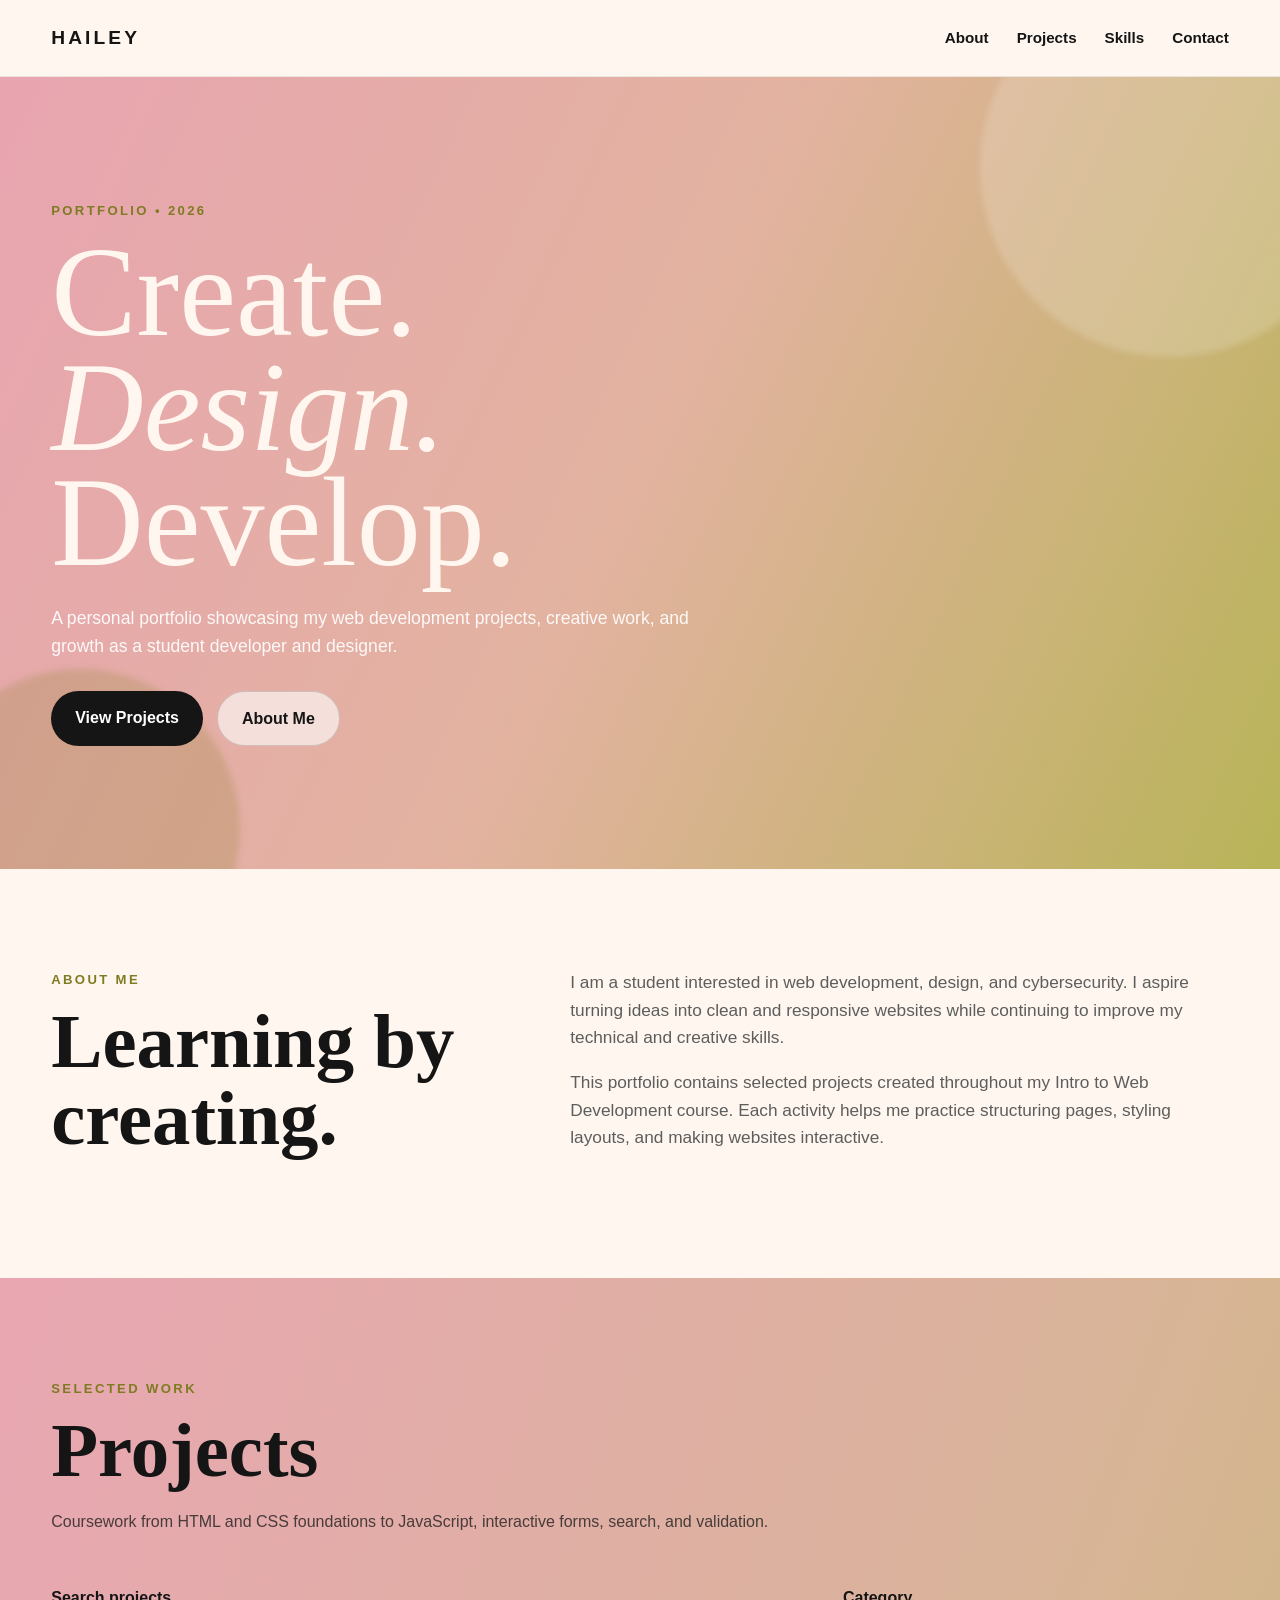
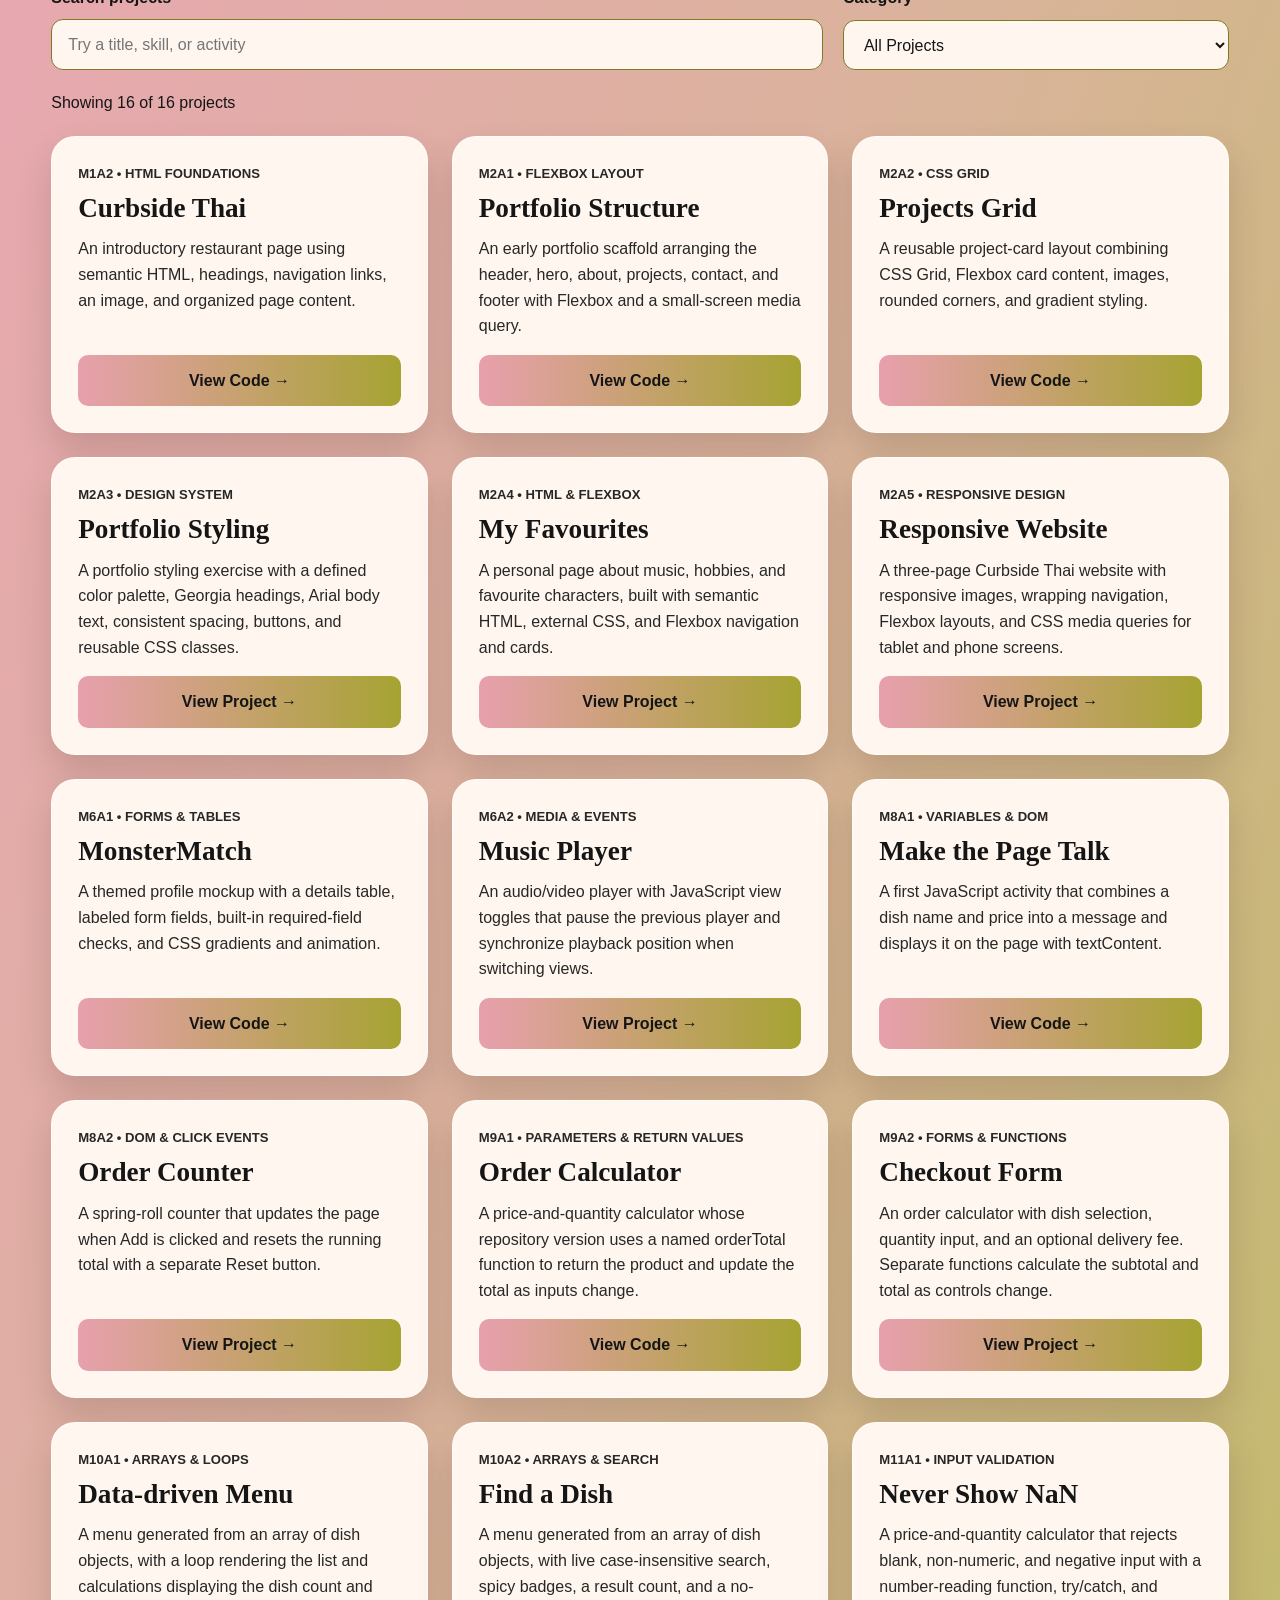
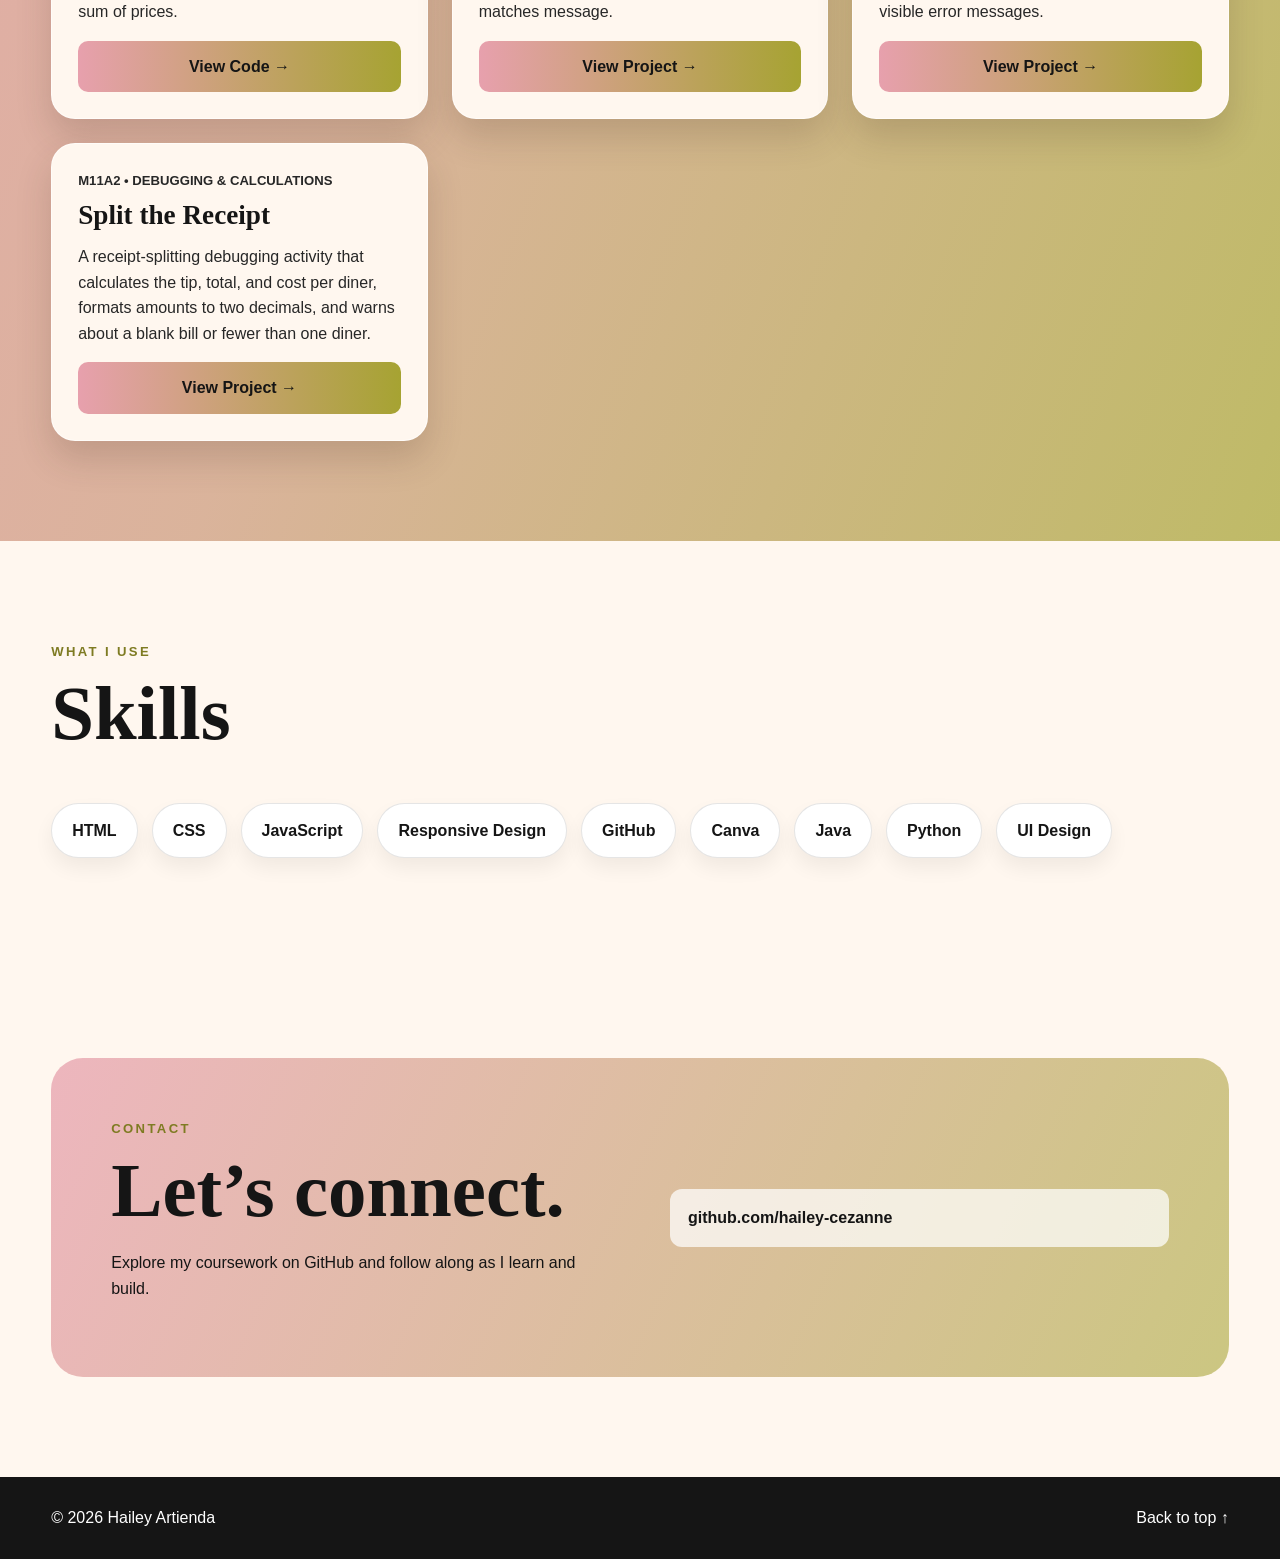
<file: index.html>
<!DOCTYPE html>
<html lang="en">
<head>
  <meta charset="UTF-8">
  <meta name="viewport" content="width=device-width, initial-scale=1.0">
  <meta name="description" content="Personal portfolio of Hailey Artienda">
  <title>Hailey Artienda | Portfolio</title>
  <link rel="stylesheet" href="styles.css">
  <script src="script.js" defer></script>
</head>

<body>
  <header class="site-header" id="home">
    <div class="container nav">
      <a class="brand" href="#home">HAILEY</a>

      <nav class="nav-links" aria-label="Main navigation">
        <a href="#about">About</a>
        <a href="#projects">Projects</a>
        <a href="#skills">Skills</a>
        <a href="#contact">Contact</a>
      </nav>
    </div>
  </header>

  <main>
    <section class="hero">
      <div class="container hero-content">
        <p class="eyebrow">PORTFOLIO • 2026</p>

        <h1>
          Create.
          <span>Design.</span>
          Develop.
        </h1>

        <p class="hero-description">
          A personal portfolio showcasing my web development projects,
          creative work, and growth as a student developer and designer.
        </p>

        <div class="hero-actions">
          <a class="btn btn-primary" href="#projects">View Projects</a>
          <a class="btn btn-outline" href="#about">About Me</a>
        </div>
      </div>

      <div class="hero-shape shape-one"></div>
      <div class="hero-shape shape-two"></div>
    </section>

    <section class="about section" id="about">
      <div class="container about-grid">
        <div>
          <p class="eyebrow">ABOUT ME</p>
          <h2>Learning by creating.</h2>
        </div>

        <div class="about-text">
          <p>
            I am a student interested in web development, design, and
            cybersecurity. I aspire turning ideas into clean and responsive
            websites while continuing to improve my technical and creative skills.
          </p>

          <p>
            This portfolio contains selected projects created throughout my
            Intro to Web Development course. Each activity helps me practice
            structuring pages, styling layouts, and making websites interactive.
          </p>
        </div>
      </div>
    </section>

    <section class="projects section" id="projects">
      <div class="container">
        <div class="section-heading">
          <p class="eyebrow">SELECTED WORK</p>
          <h2>Projects</h2>
          <p>
            Coursework from HTML and CSS foundations to JavaScript,
            interactive forms, search, and validation.
          </p>
        </div>

        <div class="project-controls">
          <div class="search-group">
            <label for="project-search">Search projects</label>
            <input type="search" id="project-search" placeholder="Try a title, skill, or activity" aria-controls="project-list">
          </div>
          <div class="filter-group">
            <label for="project-filter">Category</label>
            <select id="project-filter" aria-controls="project-list">
              <option value="all">All Projects</option>
              <option value="html">HTML</option>
              <option value="css">CSS</option>
              <option value="responsive">Responsive</option>
              <option value="design">Design</option>
              <option value="javascript">JavaScript</option>
            </select>
          </div>
        </div>
        <p class="project-count" id="project-count" role="status" aria-live="polite" aria-atomic="true"></p>
        <div class="project-grid" id="project-list"></div>
        <noscript><p>Enable JavaScript to browse and filter my course projects.</p></noscript>
      </div>
    </section>

    <section class="skills section" id="skills">
      <div class="container">
        <div class="section-heading">
          <p class="eyebrow">WHAT I USE</p>
          <h2>Skills</h2>
        </div>

        <div class="skill-list">
          <span>HTML</span>
          <span>CSS</span>
          <span>JavaScript</span>
          <span>Responsive Design</span>
          <span>GitHub</span>
          <span>Canva</span>
          <span>Java</span>
          <span>Python</span>
          <span>UI Design</span>
        </div>
      </div>
    </section>

    <section class="contact section" id="contact">
      <div class="container contact-box">
        <div>
          <p class="eyebrow">CONTACT</p>
          <h2>Let’s connect.</h2>
          <p>
            Explore my coursework on GitHub and follow along as I learn and build.
          </p>
        </div>

        <div class="contact-links">
          <a href="https://github.com/hailey-cezanne" target="_blank" rel="noopener">
            github.com/hailey-cezanne
          </a>
        </div>
      </div>
    </section>
  </main>

  <footer class="site-footer">
    <div class="container footer-content">
      <p>© 2026 Hailey Artienda</p>
      <a href="#home">Back to top ↑</a>
    </div>
  </footer>
</body>
</html>
</file>
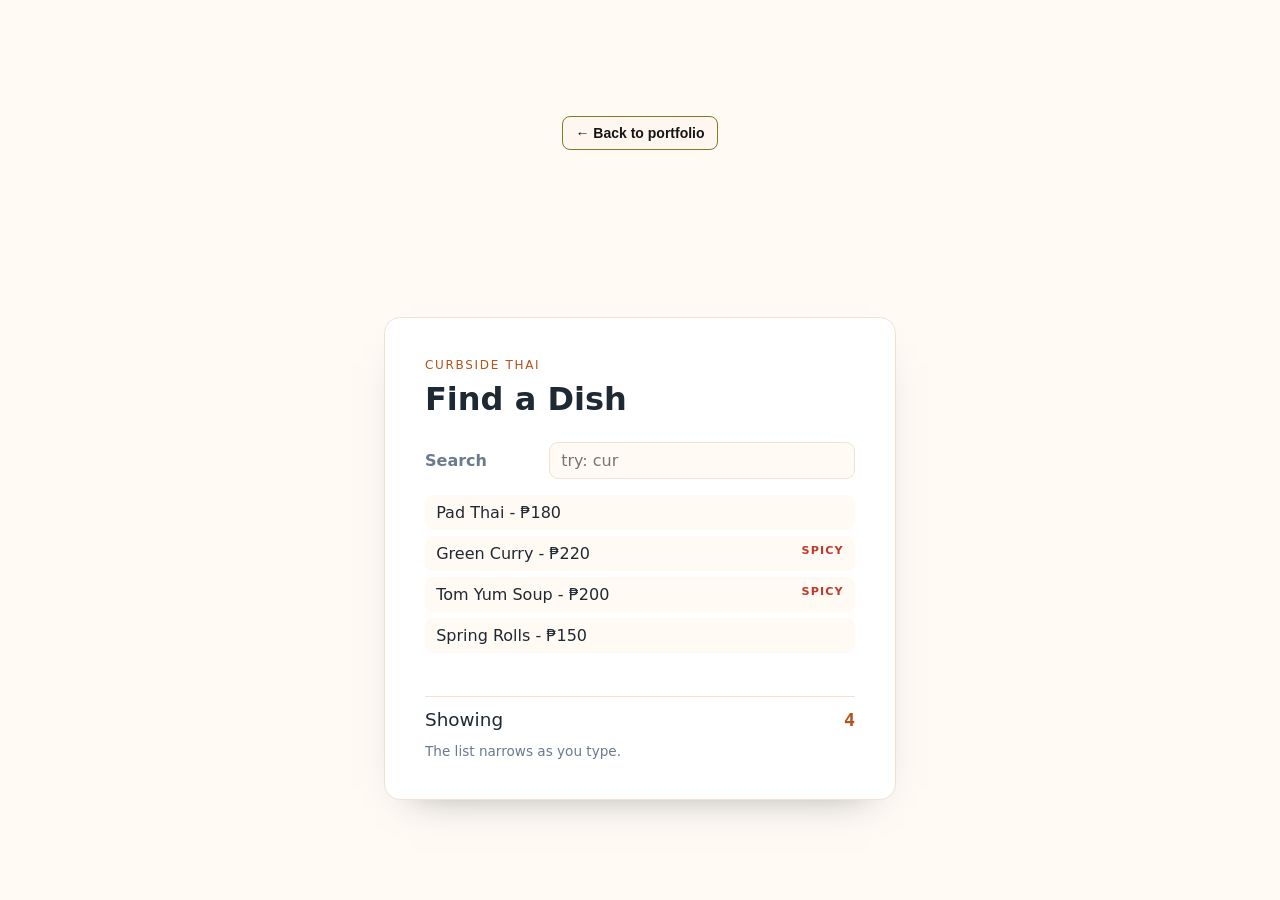
<file: projects/m10a2/index.html>
<!DOCTYPE html>
<html lang="en">
<head>
  <meta charset="utf-8">
  <meta name="viewport" content="width=device-width, initial-scale=1">
  <title>Curbside Thai - Find a Dish</title>
  <link rel="stylesheet" href="styles.css">
  <script src="script.js" defer></script>
</head>

<body>
  <nav aria-label="Portfolio"><a class="portfolio-return" href="../../index.html#projects">← Back to portfolio</a></nav>
  <main class="card">
    <p class="eyebrow">Curbside Thai</p>
    <h1>Find a Dish</h1>

    <div class="field">
      <label for="search">Search</label>
      <input type="text" id="search" placeholder="try: cur">
    </div>

    <!-- JavaScript fills this in -->
    <ul class="menu" id="menu"></ul>

    <!-- Message only appears when no dishes match -->
    <p class="warning" id="empty"></p>

    <p class="line">Showing <span id="count">0</span></p>

    <p class="footnote">The list narrows as you type.</p>
  </main>
</body>
</html>
</file>
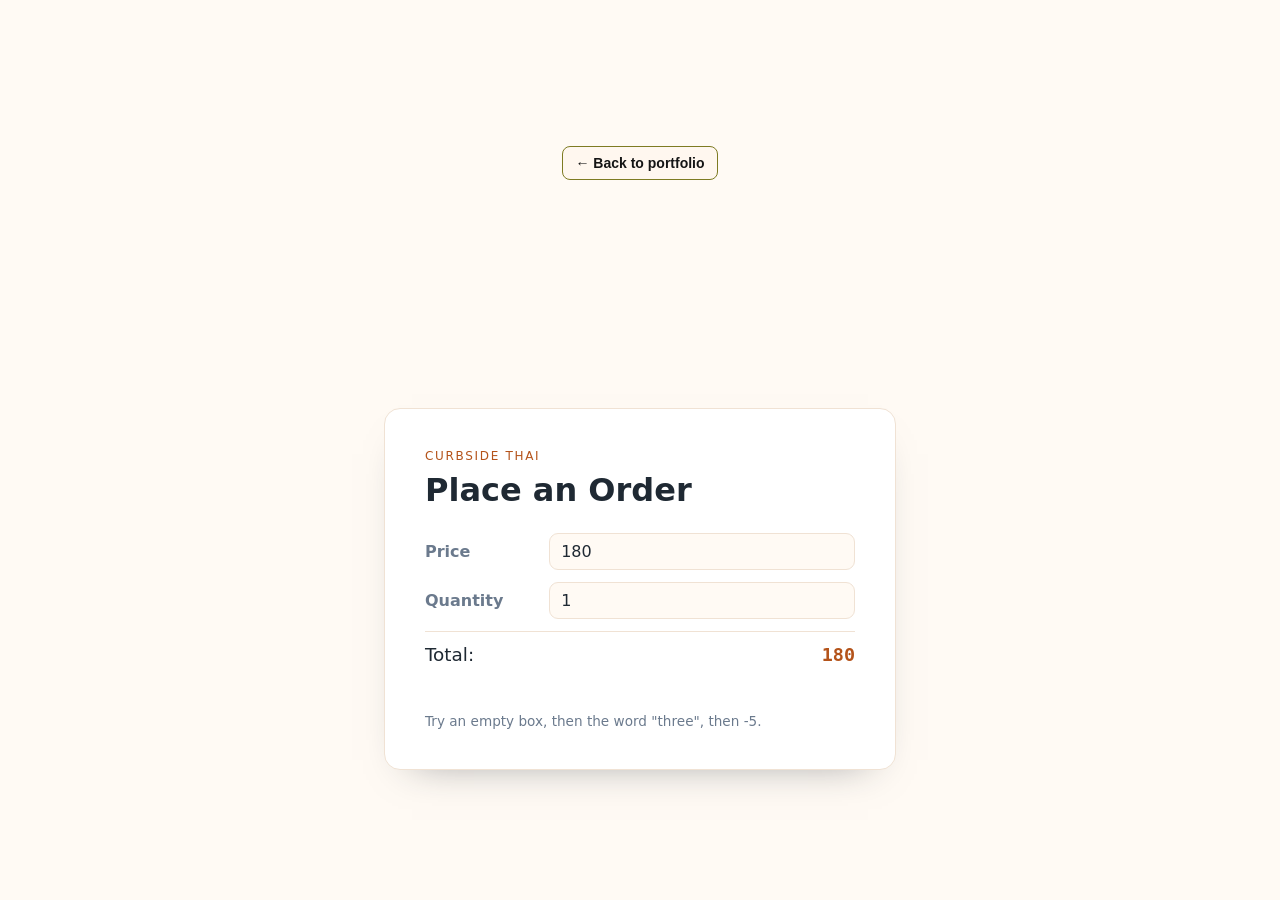
<file: projects/m11a1/index.html>
<!DOCTYPE html>
<html lang="en">
<head>
  <meta charset="utf-8">
  <meta name="viewport" content="width=device-width, initial-scale=1">
  <title>Curbside Thai - Place an Order</title>
  <link rel="stylesheet" href="styles.css">
  <script src="script.js" defer></script>
</head>
<body>
  <nav aria-label="Portfolio"><a class="portfolio-return" href="../../index.html#projects">← Back to portfolio</a></nav>
  <main class="card">
    <p class="eyebrow">Curbside Thai</p>
    <h1>Place an Order</h1>

    <!--
      These are type="text" on purpose. type="number" would let the browser
      block some bad input before your code ever sees it, and this activity is
      about handling it yourself.
    -->
    <div class="field">
      <label for="price">Price</label>
      <input type="text" id="price" value="180">
    </div>

    <div class="field">
      <label for="qty">Quantity</label>
      <input type="text" id="qty" value="1">
    </div>

    <p class="total">Total: <span id="total">--</span></p>

    <!-- Leave this empty. Your code fills it in only when something is wrong,
         and clears it again when the input is valid. -->
    <p class="error" id="error"></p>

    <p class="footnote">Try an empty box, then the word "three", then -5.</p>
  </main>
</body>
</html>
</file>
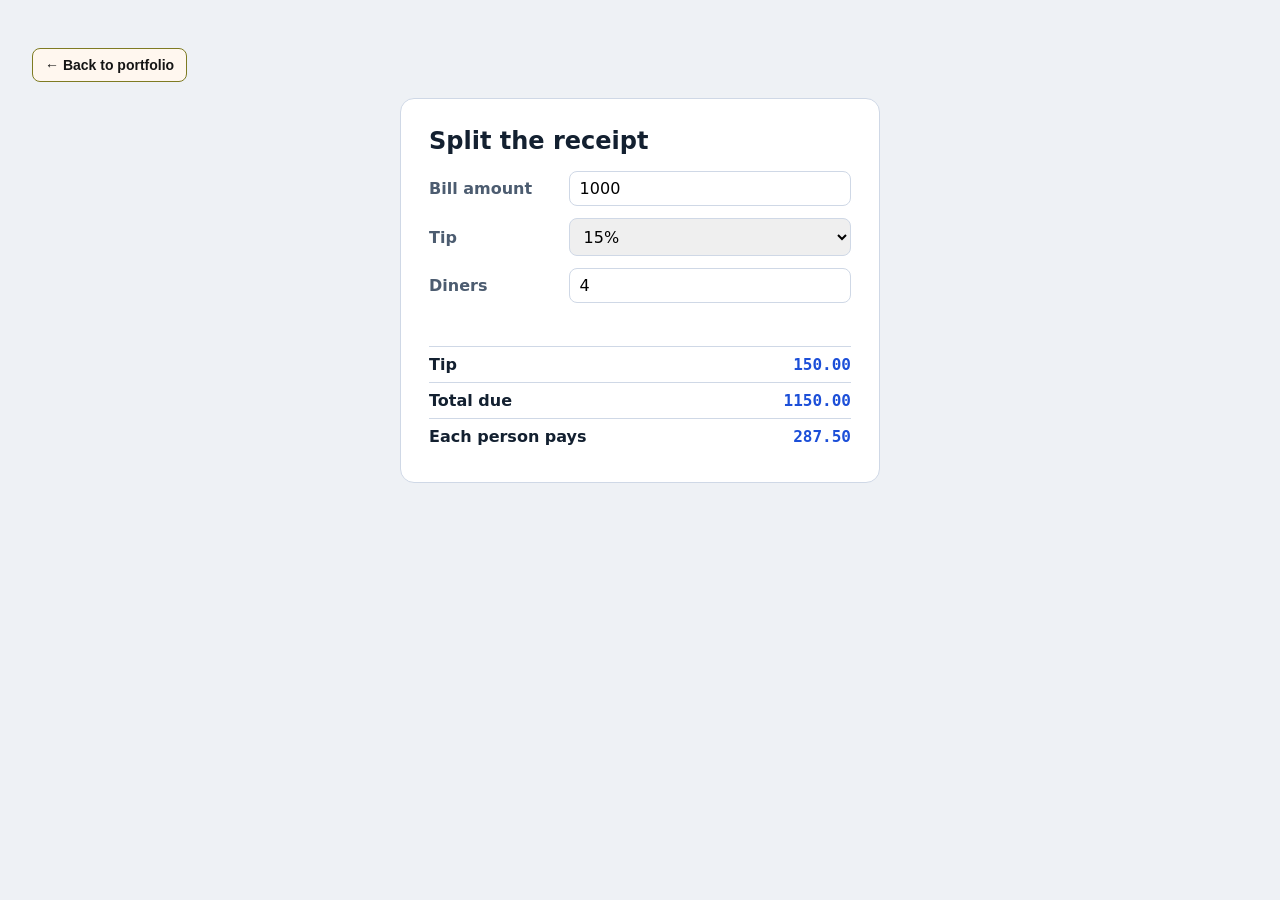
<file: projects/m11a2/index.html>
<!DOCTYPE html>
<html lang="en">
<head>
  <meta charset="utf-8">
  <meta name="viewport" content="width=device-width, initial-scale=1">
  <title>Curbside Thai - Split the receipt</title>
  <link rel="stylesheet" href="styles.css">
  <script src="script.js" defer></script>
</head>
<body>
  <nav aria-label="Portfolio"><a class="portfolio-return" href="../../index.html#projects">← Back to portfolio</a></nav>
  <main>
    <h1>Split the receipt</h1>

    <div class="field">
      <label for="bill">Bill amount</label>
      <input type="number" id="bill" value="1000" min="0" step="0.01">
    </div>

    <div class="field">
      <label for="tipPct">Tip</label>
      <select id="tipPct">
        <option value="0">No tip</option>
        <option value="10">10%</option>
        <option value="15" selected>15%</option>
        <option value="20">20%</option>
      </select>
    </div>

    <div class="field">
      <label for="people">Diners</label>
      <input type="number" id="people" value="4" min="1">
    </div>

    <p id="warning" class="warning"></p>

    <table>
      <tr><th>Tip</th><td id="tipAmount">-</td></tr>
      <tr><th>Total due</th><td id="totalDue">-</td></tr>
      <tr><th>Each person pays</th><td id="perPerson">-</td></tr>
    </table>
  </main>
</body>
</html>
</file>
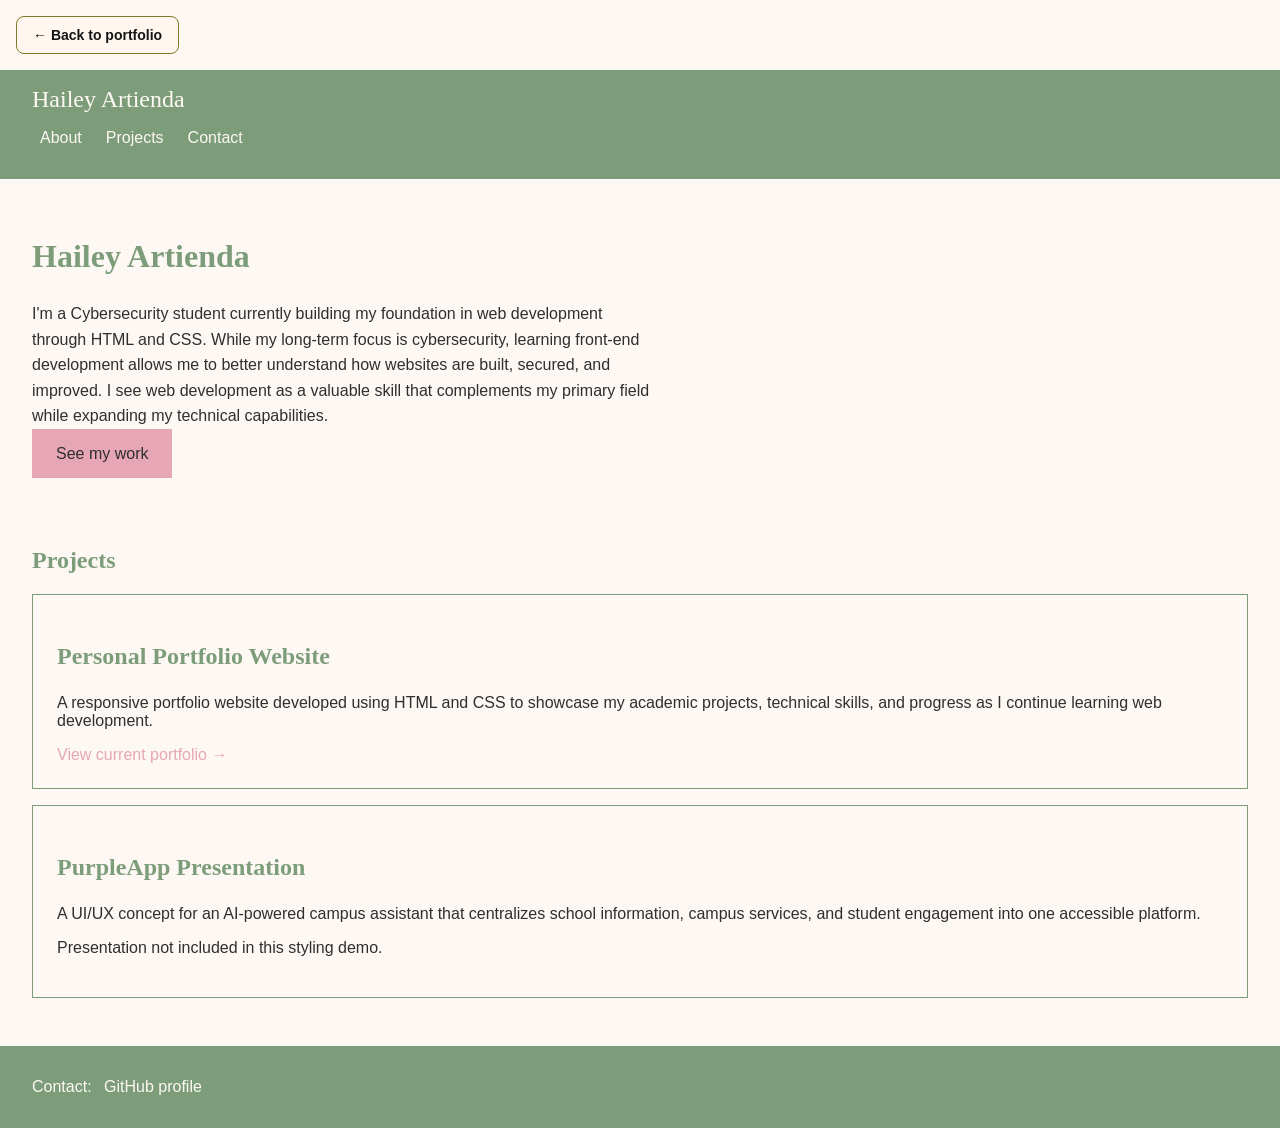
<file: projects/m2a3/index.html>
<!DOCTYPE html>
<html lang="en">
  <head>
    <meta charset="utf-8" />
    <title>Hailey Artienda Portfolio</title>
    <link rel="stylesheet" href="styles.css" />
    <meta name="viewport" content="width=device-width, initial-scale=1">
</head>

  <body>
  <nav aria-label="Portfolio"><a class="portfolio-return" href="../../index.html#projects">← Back to portfolio</a></nav>
    <header class="site-header">
      <span class="site-name">Hailey Artienda</span>

      <nav class="site-nav">
        <ul class="nav-list">
          <li><a class="nav-link" href="#about">About</a></li>
          <li><a class="nav-link" href="#projects">Projects</a></li>
          <li><a class="nav-link" href="#contact">Contact</a></li>
        </ul>
      </nav>
    </header>

    <main>
      <section class="hero" id="about">
        <h1 class="hero-title">Hailey Artienda</h1>
        <p class="hero-text">
          I'm a Cybersecurity student currently building my foundation in web development through HTML and CSS. 
          While my long-term focus is cybersecurity, learning front-end development allows me to better understand how websites are built, secured, and improved. I see web development as a valuable skill that complements my primary field while expanding my technical capabilities.

        </p>
        <a class="btn" href="#projects">See my work</a>
      </section>

      <section class="projects" id="projects">
        <h2 class="section-title">Projects</h2>

        <article class="card">
          <h3 class="card-title">Personal Portfolio Website</h3>
          <p class="card-desc">
            A responsive portfolio website developed using HTML and CSS to showcase my academic projects, technical skills, and progress as I continue learning web development.
          </p>
          <a class="card-link" href="../../index.html">View current portfolio →</a>
        </article>

        <article class="card">
          <h3 class="card-title">PurpleApp Presentation</h3>
          <p class="card-desc">
            A UI/UX concept for an AI-powered campus assistant that centralizes school information, campus services, and student engagement into one accessible platform.
          </p>
          <p>Presentation not included in this styling demo.</p>
        </article>
      </section>
    </main>

    <footer class="site-footer" id="contact">
      <p class="footer-text">
        Contact:
        <a class="nav-link" href="https://github.com/hailey-cezanne" target="_blank" rel="noopener">GitHub profile</a>
      </p>
    </footer>
  </body>
</html>
</file>
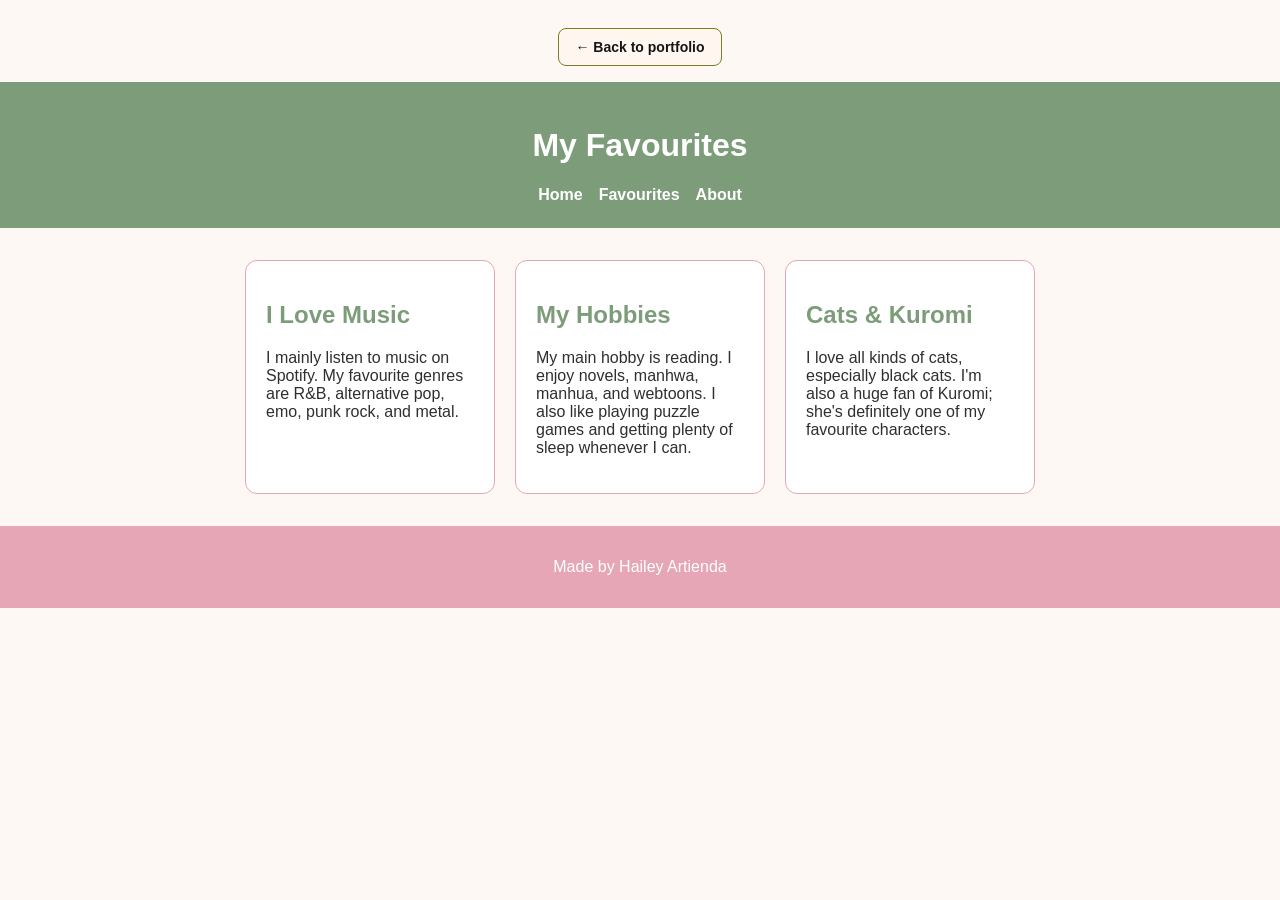
<file: projects/m2a4/index.html>
<!DOCTYPE html>
<html lang="en">
  <head>
    <meta charset="utf-8">
    <title>My Favourites</title>
    <link rel="stylesheet" href="styles.css">
    <meta name="viewport" content="width=device-width, initial-scale=1">
</head>

  <body>
  <nav aria-label="Portfolio"><a class="portfolio-return" href="../../index.html#projects">← Back to portfolio</a></nav>
    <header id="home">
      <h1>My Favourites</h1>

      <nav>
        <a href="#home">Home</a>
        <a href="#favourites">Favourites</a>
        <a href="#about">About</a>
      </nav>
    </header>

    <main>
      <section class="cards" id="favourites">
        <article class="card">
          <h2>I Love Music</h2>
          <p>
            I mainly listen to music on Spotify. My favourite genres are R&B,
            alternative pop, emo, punk rock, and metal.
          </p>
        </article>

        <article class="card">
          <h2>My Hobbies</h2>
          <p>
            My main hobby is reading. I enjoy novels, manhwa, manhua, and
            webtoons. I also like playing puzzle games and getting plenty of
            sleep whenever I can.
          </p>
        </article>

        <article class="card">
          <h2>Cats & Kuromi</h2>
          <p>
            I love all kinds of cats, especially black cats. I'm also a huge
            fan of Kuromi; she's definitely one of my favourite characters.
          </p>
        </article>
      </section>
    </main>

    <footer id="about">
      <p>Made by Hailey Artienda</p>
    </footer>
  </body>
</html>
</file>
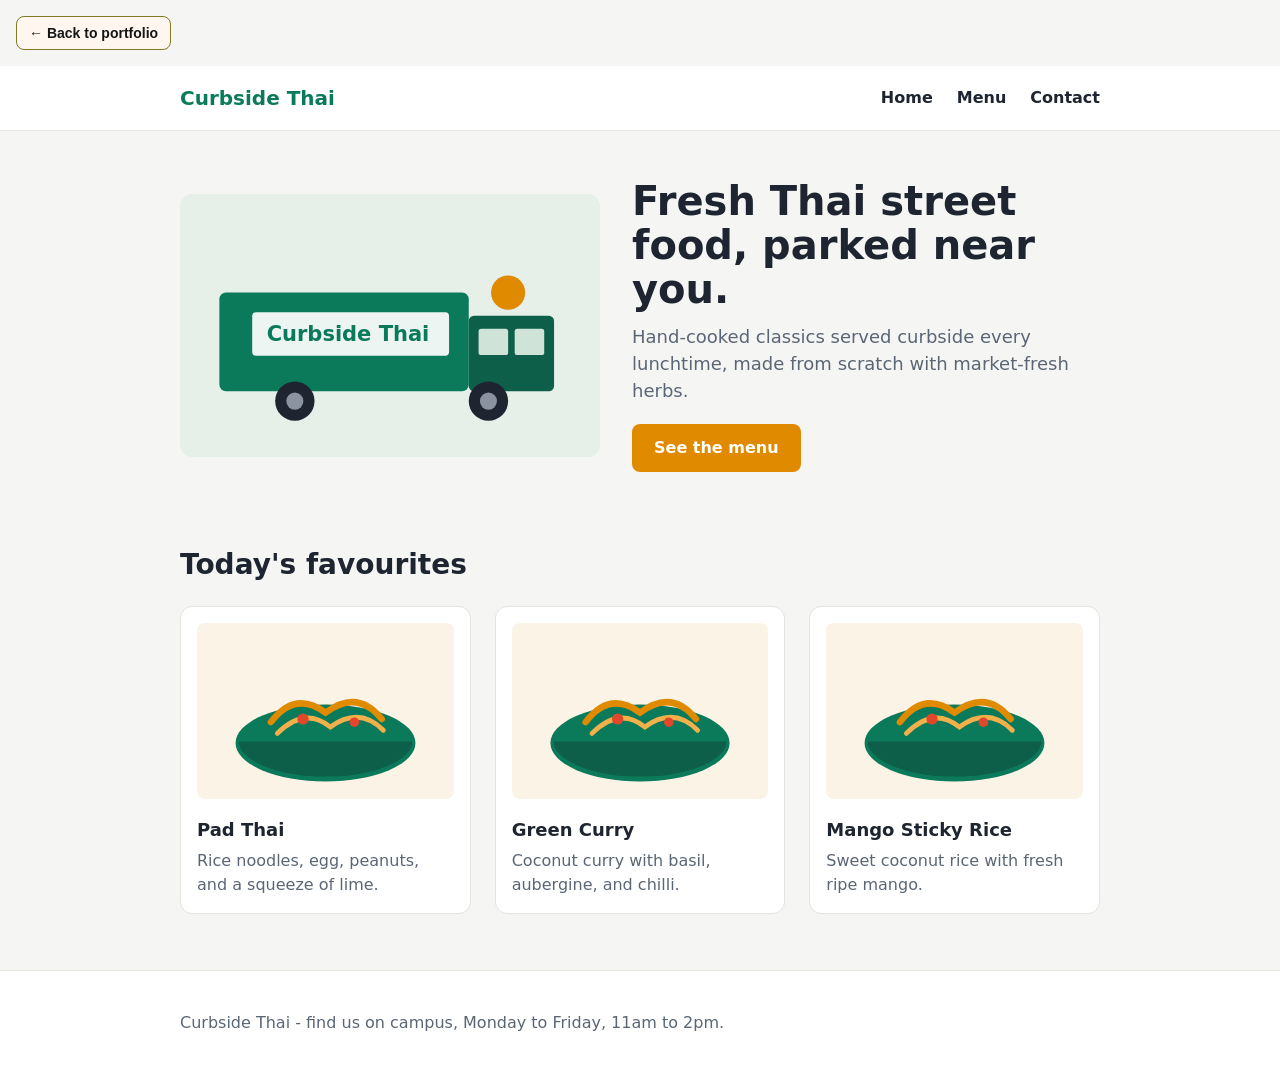
<file: projects/m2a5/index.html>
<!DOCTYPE html>
<html lang="en">
<head>
  <meta charset="utf-8">
  <meta name="viewport" content="width=device-width, initial-scale=1">
  <title>Curbside Thai - Home</title>
  <link rel="stylesheet" href="styles.css">
</head>
<body>
  <nav aria-label="Portfolio"><a class="portfolio-return" href="../../index.html#projects">← Back to portfolio</a></nav>
  <header class="site-header">
    <div class="container header-inner">
      <a class="logo" href="index.html">Curbside Thai</a>
      <nav class="site-nav">
        <a href="index.html">Home</a>
        <a href="menu.html">Menu</a>
        <a href="contact.html">Contact</a>
      </nav>
    </div>
  </header>

  <main class="container">
    <section class="hero">
      <img class="hero-img" src="images/hero.svg" alt="A Curbside Thai food truck parked on the street">
      <div class="hero-text">
        <h1>Fresh Thai street food, parked near you.</h1>
        <p>Hand-cooked classics served curbside every lunchtime, made from scratch with market-fresh herbs.</p>
        <a class="button" href="menu.html">See the menu</a>
      </div>
    </section>

    <section class="highlights">
      <h2>Today's favourites</h2>
      <div class="card-row">
        <article class="card">
          <img class="card-img" src="images/dish.svg" alt="A bowl of pad thai">
          <h3>Pad Thai</h3>
          <p>Rice noodles, egg, peanuts, and a squeeze of lime.</p>
        </article>
        <article class="card">
          <img class="card-img" src="images/dish.svg" alt="A bowl of green curry">
          <h3>Green Curry</h3>
          <p>Coconut curry with basil, aubergine, and chilli.</p>
        </article>
        <article class="card">
          <img class="card-img" src="images/dish.svg" alt="A plate of mango sticky rice">
          <h3>Mango Sticky Rice</h3>
          <p>Sweet coconut rice with fresh ripe mango.</p>
        </article>
      </div>
    </section>
  </main>

  <footer class="site-footer">
    <div class="container">
      <p>Curbside Thai - find us on campus, Monday to Friday, 11am to 2pm.</p>
    </div>
  </footer>
</body>
</html>
</file>
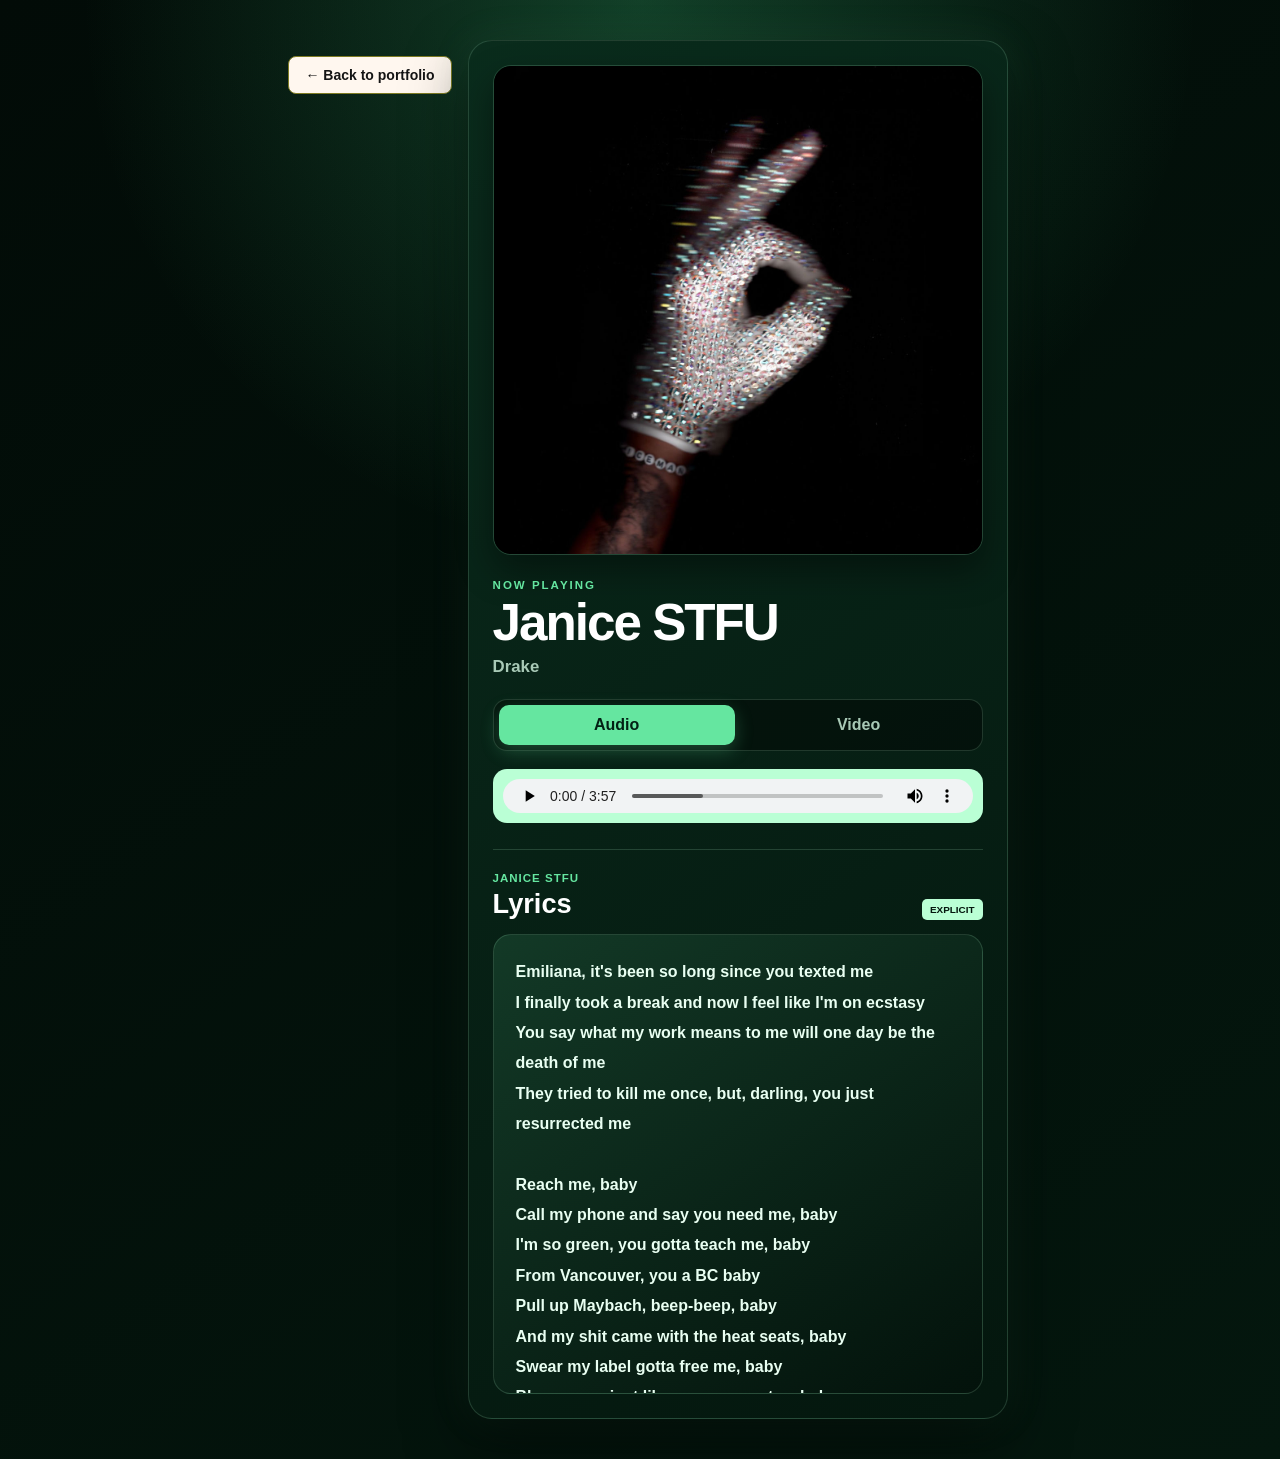
<file: projects/m6a2/index.html>
<!DOCTYPE html>
<html lang="en">
<head>
  <meta charset="utf-8">
  <meta name="viewport" content="width=device-width, initial-scale=1">

  <title>Janice STFU | Music Player</title>

  <link rel="stylesheet" href="styles.css">
</head>

<body>
  <nav aria-label="Portfolio"><a class="portfolio-return" href="../../index.html#projects">← Back to portfolio</a></nav>

  <main class="player">

    <img
      src="media/janice-stfu.jpg"
      alt="Janice STFU song cover"
      class="song-cover"
    >

    <header class="now-playing">
      <p class="eyebrow">Now Playing</p>
      <h1 class="song-title">Janice STFU</h1>
      <p class="artist">Drake</p>
    </header>

    <div class="toggle">
      <button
        type="button"
        class="toggle-btn is-active"
        data-view="audio"
      >
        Audio
      </button>

      <button
        type="button"
        class="toggle-btn"
        data-view="video"
      >
        Video
      </button>
    </div>

    <section class="view view-audio is-active">
      <audio class="media audio-player" controls>
        <source src="media/janice-stfu.mp3" type="audio/mpeg">

        Your browser does not support audio.
      </audio>
    </section>

    <section class="view view-video">
      <video
        class="media video-player"
        controls
        poster="media/janice-stfu.jpg"
      >
        <source src="media/janice-stfu.mp4" type="video/mp4">

        Your browser does not support video.
      </video>
    </section>

    <section class="lyrics-panel">

      <div class="lyrics-heading">
        <div>
          <p class="lyrics-song">Janice STFU</p>
          <h2>Lyrics</h2>
        </div>

        <span class="explicit">Explicit</span>
      </div>

      <div class="lyrics">

        <p>
          Emiliana, it's been so long since you texted me<br>
          I finally took a break and now I feel like I'm on ecstasy<br>
          You say what my work means to me will one day be the death of me<br>
          They tried to kill me once, but, darling, you just resurrected me
        </p>

        <p>
          Reach me, baby<br>
          Call my phone and say you need me, baby<br>
          I'm so green, you gotta teach me, baby<br>
          From Vancouver, you a BC baby<br>
          Pull up Maybach, beep-beep, baby<br>
          And my shit came with the heat seats, baby<br>
          Swear my label gotta free me, baby<br>
          Blow on me just like some green tea, baby<br>
          Ayy, ayy
        </p>

        <p>
          Ayy, buried alive, someone come dig me up<br>
          If I call up your shawty right now, she pickin' up, yeah<br>
          You boys got big off my name, that's big enough<br>
          We know how you OGs rockin' already, my nigga, the jig is up<br>
          They say the truth will set you free, well, mine is gon' stream while you watch in HD<br>
          They say that karma could take an eternity, yours is droppin' the same night as me<br>
          Funny thing is that they ain't gon' compete, you gon' get yours while I'm doin' me<br>
          You gon' get yours while I'm doin' me<br>
          (Ayy, Janice, shut the fuck up)
        </p>

        <p>
          Reach me, baby<br>
          Call my phone and say you need me, baby<br>
          Thought they had me in a deep sleep, baby<br>
          I'm still scorchin' hot in these streets, baby<br>
          Pull up Maybach, beep-beep, baby<br>
          And my shit came with the heat seats, baby<br>
          See-through shirt, I get a sneak peek, baby<br>
          Blow on me just like some green tea, baby<br>
          Ayy, ayy
        </p>

        <p>
          Tired of all of y'all tellin' me niggas is real, pussy, I know when it's real<br>
          You only come home to pose and pop off a look, but you forgot how it feel<br>
          Chi-town, poppin' a pill, go on a drill, lookin' for someone to kill<br>
          White kids listen to you 'cause they feel some guilt and that's how your soul gets fulfilled<br>
          Handin' out turkeys on camera inside of your hood, then you go back to the hills<br>
          How many houses you build? How many souls did you heal off the back of your deal?<br>
          Difference between niggas gettin' you out of your deal and lettin' you out of your deal, damn<br>
          Against your will, how many new names do you got on your will? Damn<br>
          How many more times is y'all gon' keep callin' it soft when it's silk? Damn<br>
          How many more interviews y'all gonna do just to get Ice to chill? Damn<br>
          They tryna cover it up like a quilt<br>
          'Rari go skrrt on a boy like a kilt<br>
          Kept it a hundred on paper like Wilt<br>
          Trickin' it off on her, payin' her bill<br>
          That's just how I do the sauce and the spill<br>
          These hoes know how I pop it for real<br>
          These hoes know how I pop it for real, yeah<br>
          Yeah, yeah<br>
          I made way too much in a week<br>
          Must be two hundred and fifty at least<br>
          Like the money just grew off a tree<br>
          Like the money just came in for free, for real, yeah<br>
          MRI machine scannin' my knee<br>
          Like how long you been runnin' the streets? For real, yeah<br>
          She just text me, like, "Oui, oui, oui, oui"<br>
          We in Paris like two hundred deep, for real<br>
          And I went bought a whip for my brother<br>
          Same body, but two different colors<br>
          And I might just tell Kai get another<br>
          Small price 'cause he kept it one hundred<br>
          And I might book a flight out to London<br>
          (Ayy, Janice, shut the fuck up)
        </p>

      </div>

    </section>

  </main>

  <script src="script.js"></script>

</body>
</html>
</file>
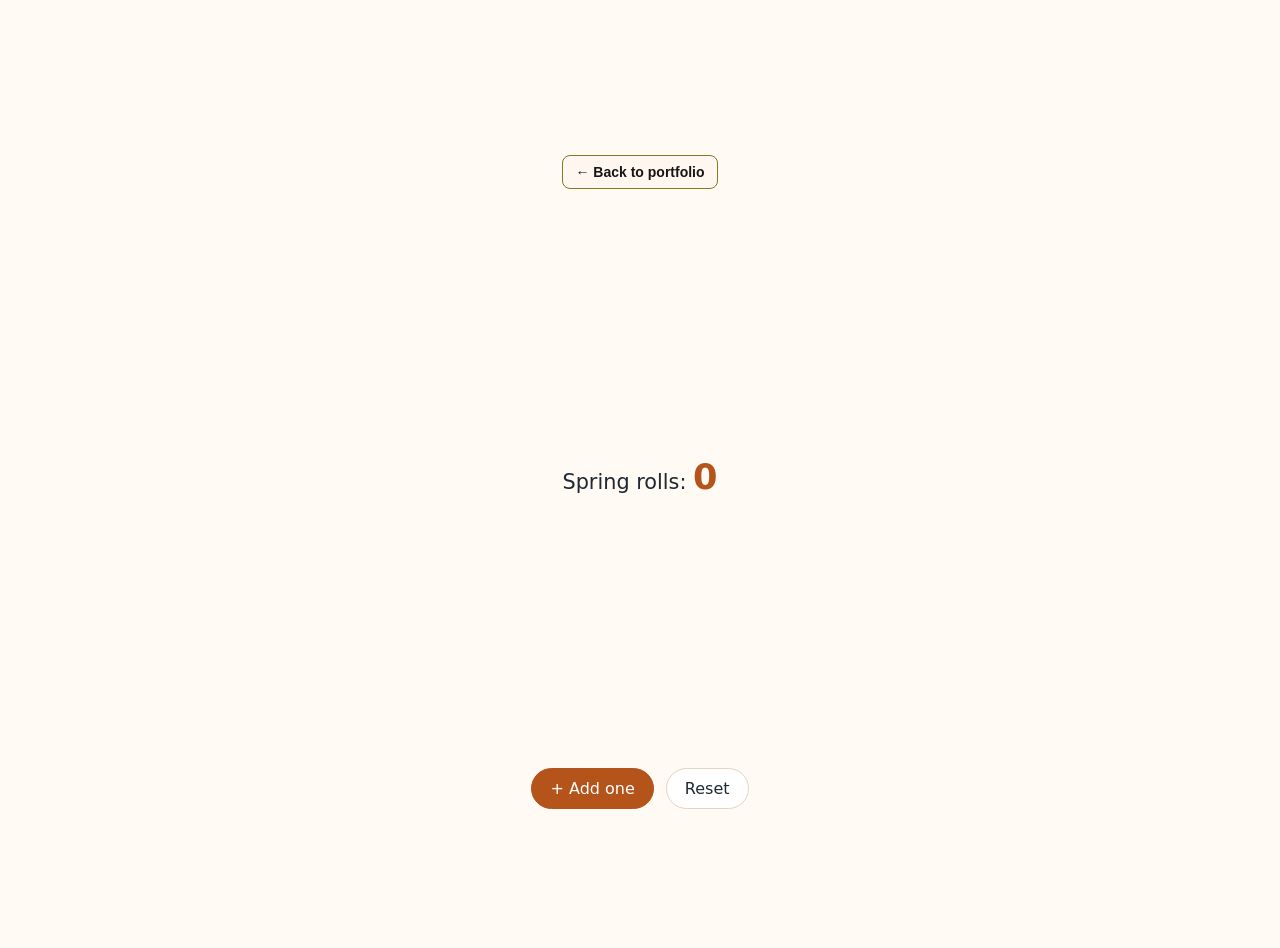
<file: projects/m8a2/index.html>
<!DOCTYPE html>
<html lang="en">
<head>
  <meta charset="utf-8">
  <meta name="viewport" content="width=device-width, initial-scale=1">
  <title>The Order Counter</title>

  <link rel="stylesheet" href="styles.css">
  <script src="script.js" defer></script>
</head>

<body>
  <nav aria-label="Portfolio"><a class="portfolio-return" href="../../index.html#projects">← Back to portfolio</a></nav>
  <p class="tally">Spring rolls: <b id="count">0</b></p>

  <div class="controls">
    <button id="add" type="button">+ Add one</button>
    <button id="reset" type="button">Reset</button>
  </div>
</body>
</html>
</file>
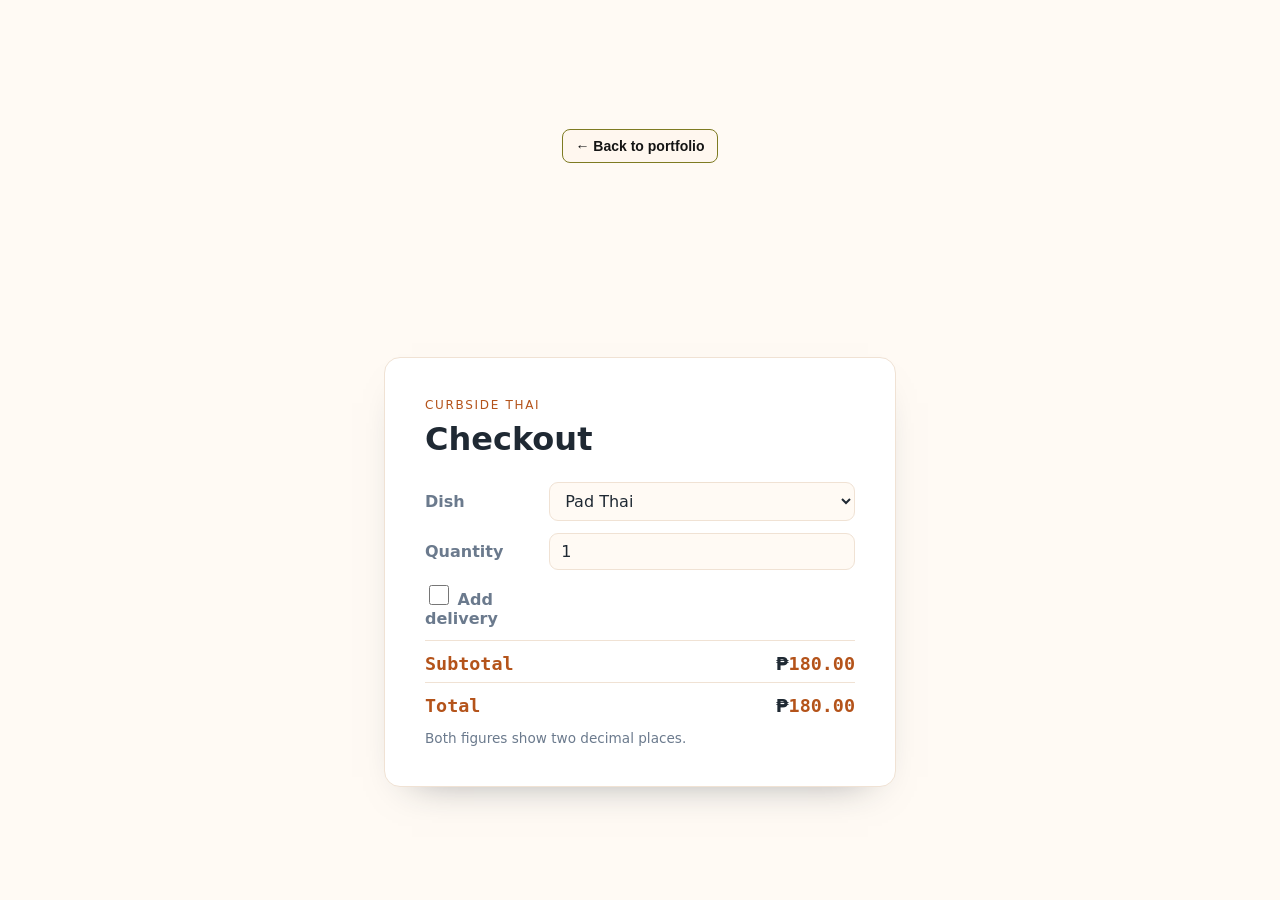
<file: projects/m9a2/index.html>
<!DOCTYPE html>
<html lang="en">
<head>
  <meta charset="utf-8">
  <meta name="viewport" content="width=device-width, initial-scale=1">
  <title>Curbside Thai - Checkout</title>
  <link rel="stylesheet" href="styles.css">
  <script src="script.js" defer></script>
</head>

<body>
  <nav aria-label="Portfolio"><a class="portfolio-return" href="../../index.html#projects">← Back to portfolio</a></nav>
  <main class="card">
    <p class="eyebrow">Curbside Thai</p>
    <h1>Checkout</h1>

    <div class="field">
      <label for="dish">Dish</label>

      <select id="dish">
        <option value="180">Pad Thai</option>
        <option value="220">Green Curry</option>
        <option value="150">Tom Yum</option>
      </select>
    </div>

    <div class="field">
      <label for="qty">Quantity</label>
      <input
        type="number"
        id="qty"
        value="1"
        min="1"
        step="1"
      >
    </div>

    <div class="field">
      <label for="delivery">
        <input type="checkbox" id="delivery">
        Add delivery
      </label>
    </div>

    <p class="line">
      <span>Subtotal</span>
      <strong>₱<span id="subtotal">0.00</span></strong>
    </p>

    <p class="line">
      <span>Total</span>
      <strong>₱<span id="total">0.00</span></strong>
    </p>

    <p class="footnote">Both figures show two decimal places.</p>
  </main>
</body>
</html>
</file>
<file: styles.css>
/* =========================
   BASIC SETUP
========================= */

:root {
  --pink: #e7a0ad;
  --pink-light: #f3c1c8;
  --olive: #a6a332;
  --olive-dark: #7e7b22;
  --cream: #fff7ef;
  --white: #ffffff;
  --black: #151515;
  --muted: #5d5d5d;
  --shadow: 0 18px 35px rgba(66, 43, 31, 0.18);
  --radius: 24px;
  --container: 1220px;
}

* {
  box-sizing: border-box;
}

html {
  scroll-behavior: smooth;
}

body {
  margin: 0;
  color: var(--black);
  background: var(--cream);
  font-family: Arial, Helvetica, sans-serif;
  line-height: 1.6;
}

img {
  display: block;
  width: 100%;
}

a {
  color: inherit;
  text-decoration: none;
}

.container {
  width: min(92%, var(--container));
  margin: auto;
}

.section {
  padding: 100px 0;
}

.eyebrow {
  margin: 0 0 14px;
  color: var(--olive-dark);
  font-size: 0.82rem;
  font-weight: 700;
  letter-spacing: 0.18em;
}

h1,
h2,
h3,
p {
  margin-top: 0;
}

/* =========================
   HEADER
========================= */

.site-header {
  position: sticky;
  top: 0;
  z-index: 100;
  background: rgba(255, 247, 239, 0.9);
  border-bottom: 1px solid rgba(0, 0, 0, 0.08);
  backdrop-filter: blur(12px);
}

.nav {
  min-height: 76px;
  display: flex;
  align-items: center;
  justify-content: space-between;
}

.brand {
  font-size: 1.2rem;
  font-weight: 900;
  letter-spacing: 0.16em;
}

.nav-links {
  display: flex;
  gap: 28px;
}

.nav-links a {
  font-size: 0.95rem;
  font-weight: 700;
}

.nav-links a:hover {
  color: var(--olive-dark);
}

/* =========================
   HERO
========================= */

.hero {
  position: relative;
  min-height: 88vh;
  display: grid;
  place-items: center;
  overflow: hidden;
  background:
    linear-gradient(
      115deg,
      rgba(231, 160, 173, 0.95),
      rgba(224, 173, 153, 0.92),
      rgba(166, 163, 50, 0.8)
    );
}

.hero-content {
  position: relative;
  z-index: 2;
  padding: 90px 0;
}

.hero h1 {
  max-width: 900px;
  margin-bottom: 24px;
  color: var(--cream);
  font-family: Georgia, "Times New Roman", serif;
  font-size: clamp(4rem, 10vw, 8.5rem);
  font-weight: 500;
  line-height: 0.9;
}

.hero h1 span {
  display: block;
  font-style: italic;
}

.hero-description {
  max-width: 650px;
  margin-bottom: 30px;
  color: rgba(255, 255, 255, 0.92);
  font-size: 1.1rem;
}

.hero-actions {
  display: flex;
  flex-wrap: wrap;
  gap: 14px;
}

.btn {
  display: inline-block;
  padding: 14px 24px;
  border-radius: 999px;
  font-weight: 700;
  transition: 0.25s ease;
}

.btn:hover {
  transform: translateY(-3px);
}

.btn-primary {
  color: var(--white);
  background: var(--black);
}

.btn-outline {
  color: var(--black);
  background: rgba(255, 255, 255, 0.6);
  border: 1px solid rgba(0, 0, 0, 0.15);
}

.hero-shape {
  position: absolute;
  border-radius: 50%;
  filter: blur(3px);
}

.shape-one {
  top: -100px;
  right: -80px;
  width: 380px;
  height: 380px;
  background: rgba(255, 255, 255, 0.18);
}

.shape-two {
  bottom: -120px;
  left: -80px;
  width: 320px;
  height: 320px;
  background: rgba(137, 126, 40, 0.22);
}

/* =========================
   ABOUT
========================= */

.about {
  background: var(--cream);
}

.about-grid {
  display: grid;
  grid-template-columns: 0.8fr 1.2fr;
  gap: 80px;
}

.about h2,
.section-heading h2,
.contact h2 {
  margin-bottom: 20px;
  font-family: Georgia, "Times New Roman", serif;
  font-size: clamp(2.6rem, 6vw, 5rem);
  line-height: 1;
}

.about-text {
  color: var(--muted);
  font-size: 1.08rem;
}

/* =========================
   PROJECTS
========================= */

.projects {
  background:
    linear-gradient(
      110deg,
      rgba(231, 160, 173, 0.92),
      rgba(214, 172, 146, 0.9),
      rgba(166, 163, 50, 0.72)
    );
}

.section-heading {
  max-width: 720px;
  margin-bottom: 50px;
}

.section-heading > p:last-child {
  color: rgba(21, 21, 21, 0.75);
}

.project-grid {
  display: grid;
  grid-template-columns: repeat(3, minmax(0, 1fr));
  gap: 24px;
}

.project-card {
  display: flex;
  flex-direction: column;
  overflow: hidden;
  background: var(--cream);
  border: 1px solid rgba(255, 255, 255, 0.65);
  border-radius: var(--radius);
  box-shadow: var(--shadow);
  transition: transform 0.25s ease, box-shadow 0.25s ease;
}

.project-card:hover {
  transform: translateY(-10px);
  box-shadow: 0 24px 45px rgba(66, 43, 31, 0.24);
}

.project-card img {
  height: 230px;
  object-fit: cover;
  background:
    linear-gradient(135deg, var(--pink-light), var(--olive));
}

.project-info {
  flex: 1;
  display: flex;
  flex-direction: column;
  padding: 26px;
}

.project-category {
  margin-bottom: 10px;
  color: var(--pink);
  font-size: 0.82rem;
  font-weight: 800;
}

.project-card h3 {
  margin-bottom: 14px;
  font-size: 1.7rem;
  line-height: 1.05;
}

.project-card p {
  color: #272727;
}

.project-link {
  display: block;
  margin-top: auto;
  padding: 13px 16px;
  color: var(--black);
  background: linear-gradient(90deg, var(--pink), var(--olive));
  border-radius: 10px;
  font-weight: 800;
  text-align: center;
  transition: 0.25s ease;
}

.project-link:hover {
  filter: brightness(0.95);
  transform: translateY(-2px);
}

/* =========================
   SKILLS
========================= */

.skills {
  background: var(--cream);
}

.skill-list {
  display: flex;
  flex-wrap: wrap;
  gap: 14px;
}

.skill-list span {
  padding: 14px 20px;
  background: var(--white);
  border: 1px solid rgba(0, 0, 0, 0.1);
  border-radius: 999px;
  box-shadow: 0 10px 20px rgba(0, 0, 0, 0.06);
  font-weight: 700;
}

/* =========================
   CONTACT
========================= */

.contact {
  background: var(--cream);
}

.contact-box {
  display: grid;
  grid-template-columns: 1fr 1fr;
  gap: 60px;
  padding: 60px;
  background:
    linear-gradient(
      115deg,
      rgba(231, 160, 173, 0.75),
      rgba(166, 163, 50, 0.58)
    );
  border-radius: 32px;
}

.contact-links {
  display: grid;
  align-content: center;
  gap: 14px;
}

.contact-links a {
  padding: 16px 18px;
  background: rgba(255, 255, 255, 0.72);
  border-radius: 12px;
  font-weight: 700;
}

.contact-links a:hover {
  background: var(--white);
}

/* =========================
   FOOTER
========================= */

.site-footer {
  padding: 28px 0;
  color: var(--white);
  background: var(--black);
}

.footer-content {
  display: flex;
  justify-content: space-between;
  gap: 20px;
}

.footer-content p {
  margin: 0;
}

/* =========================
   RESPONSIVE
========================= */

@media (max-width: 1100px) {
  .project-grid {
    grid-template-columns: repeat(2, minmax(0, 1fr));
  }
}

@media (max-width: 760px) {
  .section {
    padding: 72px 0;
  }

  .nav {
    min-height: 68px;
  }

  .nav-links {
    gap: 14px;
  }

  .nav-links a {
    font-size: 0.82rem;
  }

  .nav-links a:nth-child(2),
  .nav-links a:nth-child(3) {
    display: none;
  }

  .hero {
    min-height: 80vh;
  }

  .hero h1 {
    font-size: clamp(3.3rem, 18vw, 6rem);
  }

  .about-grid,
  .contact-box {
    grid-template-columns: 1fr;
    gap: 34px;
  }

  .project-grid {
    grid-template-columns: 1fr;
  }

  .project-card img {
    height: 260px;
  }

  .contact-box {
    padding: 34px;
  }

  .footer-content {
    flex-direction: column;
  }
}

/* Interactive course projects */
.project-controls {
  display: grid;
  grid-template-columns: 2fr 1fr;
  gap: 20px;
}

.search-group,
.filter-group {
  display: grid;
  gap: 8px;
  min-width: 0;
}

.project-controls label {
  font-weight: 700;
}

#project-search,
#project-filter {
  width: 100%;
  min-width: 0;
  min-height: 48px;
  padding: 12px 16px;
  border: 1px solid var(--olive-dark);
  border-radius: 12px;
  background: var(--cream);
  color: var(--black);
  font: inherit;
}

:focus-visible {
  outline: 3px solid var(--black);
  outline-offset: 4px;
}

.project-count {
  margin: 20px 0;
  color: var(--black);
}

.empty-message {
  grid-column: 1 / -1;
  margin: 0;
  padding: 28px;
  border-radius: var(--radius);
  background: var(--cream);
  box-shadow: var(--shadow);
}

.project-card h3 {
  font-family: Georgia, "Times New Roman", serif;
}

.project-card .project-status {
  margin: auto 0 0;
  padding-top: 18px;
  border-top: 1px solid var(--pink-light);
  color: var(--muted);
  font-size: 0.9rem;
}

section[id] {
  scroll-margin-top: 90px;
}

.contact-links {
  min-width: 0;
  overflow-wrap: anywhere;
}

@media (max-width: 760px) {
  .project-controls {
    grid-template-columns: 1fr;
  }
}
</file>
<file: projects/m10a2/styles.css>
/* Provided so the page looks presentable while you work on the JavaScript.
   Nothing here is graded. Change it freely once your tests pass. */

:root {
  --ink: #1f2933;
  --muted: #6b7a8d;
  --accent: #b4531a;
  --surface: #fffaf4;
  --line: #f0e2d4;
  --bad: #c0392b;
}

body {
  margin: 0;
  min-height: 100vh;
  display: grid;
  place-items: center;
  background: var(--surface);
  color: var(--ink);
  font-family: system-ui, -apple-system, "Segoe UI", Roboto, sans-serif;
  padding: 24px;
}

.card {
  background: #fff;
  border: 1px solid var(--line);
  border-radius: 16px;
  box-shadow: 0 18px 40px -28px rgba(31, 41, 51, 0.5);
  padding: 40px;
  max-width: 32rem;
  width: 100%;
}

.eyebrow {
  margin: 0;
  text-transform: uppercase;
  letter-spacing: 0.14em;
  font-size: 0.75rem;
  color: var(--accent);
}

h1 {
  margin: 8px 0 24px;
  font-size: 2rem;
}

.field {
  display: grid;
  grid-template-columns: 7rem 1fr;
  align-items: center;
  gap: 12px;
  margin-bottom: 12px;
}

label {
  font-weight: 600;
  color: var(--muted);
}

input,
select {
  font: inherit;
  padding: 0.5em 0.7em;
  border: 1px solid var(--line);
  border-radius: 9px;
  background: var(--surface);
  color: var(--ink);
  width: 100%;
}

input[type="checkbox"] {
  width: 20px;
  height: 20px;
  accent-color: var(--accent);
  justify-self: start;
}

.total,
.line {
  display: flex;
  justify-content: space-between;
  gap: 12px;
  margin: 8px 0 0;
  padding-top: 12px;
  border-top: 1px solid var(--line);
  font-size: 1.15rem;
}

.total span,
.line span {
  font-family: ui-monospace, Menlo, monospace;
  font-weight: 700;
  color: var(--accent);
}

.error,
.warning {
  min-height: 1.4em;
  margin: 12px 0 0;
  color: var(--bad);
  font-weight: 600;
}

.menu {
  list-style: none;
  margin: 16px 0 0;
  padding: 0;
  display: flex;
  flex-direction: column;
  gap: 6px;
}

.menu li {
  display: flex;
  justify-content: space-between;
  gap: 12px;
  padding: 0.5em 0.7em;
  border-radius: 8px;
  background: var(--surface);
}

.menu .price {
  font-family: ui-monospace, Menlo, monospace;
  font-weight: 700;
  color: var(--accent);
}

.menu .spicy {
  font-size: 0.7rem;
  letter-spacing: 0.1em;
  text-transform: uppercase;
  color: var(--bad);
  font-weight: 700;
}

.footnote {
  margin-bottom: 0;
  color: var(--muted);
  font-size: 0.85rem;
}

/* Navigation back to the portfolio. */
.portfolio-return { display: inline-block; margin: 16px; padding: 8px 12px; color: #151515; background: #fff7ef; border: 1px solid #7e7b22; border-radius: 8px; font: 700 14px Arial, sans-serif; text-decoration: none; }
.portfolio-return:focus-visible { outline: 3px solid #151515; outline-offset: 3px; }

/* Keep the standalone demo usable on small screens. */
* { box-sizing: border-box; }
main, .card, input, select { min-width: 0; }
input, select { max-width: 100%; }
@media (max-width: 600px) {
  body { padding: 16px; }
  main, .card { width: 100%; padding: 24px; }
  .field { grid-template-columns: minmax(0, 1fr); gap: 6px; }
}
</file>
<file: projects/m11a1/styles.css>
/* Provided so the page looks presentable while you work on the JavaScript.
   Nothing here is graded. Change it freely once your tests pass. */

:root {
  --ink: #1f2933;
  --muted: #6b7a8d;
  --accent: #b4531a;
  --surface: #fffaf4;
  --line: #f0e2d4;
  --bad: #c0392b;
}

body {
  margin: 0;
  min-height: 100vh;
  display: grid;
  place-items: center;
  background: var(--surface);
  color: var(--ink);
  font-family: system-ui, -apple-system, "Segoe UI", Roboto, sans-serif;
  padding: 24px;
}

.card {
  background: #fff;
  border: 1px solid var(--line);
  border-radius: 16px;
  box-shadow: 0 18px 40px -28px rgba(31, 41, 51, 0.5);
  padding: 40px;
  max-width: 32rem;
  width: 100%;
}

.eyebrow {
  margin: 0;
  text-transform: uppercase;
  letter-spacing: 0.14em;
  font-size: 0.75rem;
  color: var(--accent);
}

h1 {
  margin: 8px 0 24px;
  font-size: 2rem;
}

.field {
  display: grid;
  grid-template-columns: 7rem 1fr;
  align-items: center;
  gap: 12px;
  margin-bottom: 12px;
}

label {
  font-weight: 600;
  color: var(--muted);
}

input,
select {
  font: inherit;
  padding: 0.5em 0.7em;
  border: 1px solid var(--line);
  border-radius: 9px;
  background: var(--surface);
  color: var(--ink);
  width: 100%;
}

input[type="checkbox"] {
  width: 20px;
  height: 20px;
  accent-color: var(--accent);
  justify-self: start;
}

.total,
.line {
  display: flex;
  justify-content: space-between;
  gap: 12px;
  margin: 8px 0 0;
  padding-top: 12px;
  border-top: 1px solid var(--line);
  font-size: 1.15rem;
}

.total span,
.line span {
  font-family: ui-monospace, Menlo, monospace;
  font-weight: 700;
  color: var(--accent);
}

.error,
.warning {
  min-height: 1.4em;
  margin: 12px 0 0;
  color: var(--bad);
  font-weight: 600;
}

.menu {
  list-style: none;
  margin: 16px 0 0;
  padding: 0;
  display: flex;
  flex-direction: column;
  gap: 6px;
}

.menu li {
  display: flex;
  justify-content: space-between;
  gap: 12px;
  padding: 0.5em 0.7em;
  border-radius: 8px;
  background: var(--surface);
}

.menu .price {
  font-family: ui-monospace, Menlo, monospace;
  font-weight: 700;
  color: var(--accent);
}

.menu .spicy {
  font-size: 0.7rem;
  letter-spacing: 0.1em;
  text-transform: uppercase;
  color: var(--bad);
  font-weight: 700;
}

.footnote {
  margin-bottom: 0;
  color: var(--muted);
  font-size: 0.85rem;
}

/* Navigation back to the portfolio. */
.portfolio-return { display: inline-block; margin: 16px; padding: 8px 12px; color: #151515; background: #fff7ef; border: 1px solid #7e7b22; border-radius: 8px; font: 700 14px Arial, sans-serif; text-decoration: none; }
.portfolio-return:focus-visible { outline: 3px solid #151515; outline-offset: 3px; }

/* Keep the standalone demo usable on small screens. */
* { box-sizing: border-box; }
main, .card, input, select { min-width: 0; }
input, select { max-width: 100%; }
@media (max-width: 600px) {
  body { padding: 16px; }
  main, .card { width: 100%; padding: 24px; }
  .field { grid-template-columns: minmax(0, 1fr); gap: 6px; }
}
</file>
<file: projects/m11a2/styles.css>
/* Plain styling, so the bug hunt is about the JavaScript and nothing else.
   You are welcome to change any of this; it is not graded. */

:root {
  --ink: #132030;
  --soft: #4c5c70;
  --line: #cfd8e6;
  --accent: #1c4fd8;
  --bad: #c0392b;
}

body {
  margin: 0;
  padding: 2rem 1rem;
  font-family: system-ui, -apple-system, "Segoe UI", Roboto, sans-serif;
  color: var(--ink);
  background: #eef1f5;
}

main {
  max-width: 30rem;
  margin: 0 auto;
  padding: 1.75rem;
  background: #fff;
  border: 1px solid var(--line);
  border-radius: 14px;
}

h1 {
  margin-top: 0;
  font-size: 1.5rem;
}

.field {
  display: grid;
  grid-template-columns: 8rem 1fr;
  align-items: center;
  gap: 0.75rem;
  margin-bottom: 0.75rem;
}

label {
  font-weight: 600;
  color: var(--soft);
}

input,
select {
  font: inherit;
  padding: 0.45em 0.6em;
  border: 1px solid var(--line);
  border-radius: 8px;
}

.warning {
  min-height: 1.4em;
  margin: 0.5rem 0;
  color: var(--bad);
  font-weight: 600;
}

table {
  width: 100%;
  border-collapse: collapse;
  margin-top: 0.5rem;
}

th,
td {
  text-align: left;
  padding: 0.5em 0;
  border-top: 1px solid var(--line);
}

td {
  text-align: right;
  font-family: ui-monospace, Menlo, monospace;
  font-weight: 700;
  color: var(--accent);
}

/* Navigation back to the portfolio. */
.portfolio-return { display: inline-block; margin: 16px; padding: 8px 12px; color: #151515; background: #fff7ef; border: 1px solid #7e7b22; border-radius: 8px; font: 700 14px Arial, sans-serif; text-decoration: none; }
.portfolio-return:focus-visible { outline: 3px solid #151515; outline-offset: 3px; }

/* Keep the standalone demo usable on small screens. */
* { box-sizing: border-box; }
main, .card, input, select { min-width: 0; }
input, select { max-width: 100%; }
@media (max-width: 600px) {
  body { padding: 16px; }
  main, .card { width: 100%; padding: 24px; }
  .field { grid-template-columns: minmax(0, 1fr); gap: 6px; }
}
</file>
<file: projects/m2a3/styles.css>
/* ============================================================
   MY DESIGN SYSTEM - use only these values
   ------------------------------------------------------------
   background  #fdf8f3      text/ink   #2f2f2f
   primary     #7d9d7a      accent     #e7a6b5
   headings    32px / 24px  body       16px
   spacing     8 / 16 / 24 / 32 px
   fonts       Georgia (headings) / Arial (body)
   ------------------------------------------------------------
   RULE: if a value is not in this legend, it does not go in this file.
   ============================================================ */

body {
  background: #FDF8F3;
  color: #2F2F2F;
  font-family: Arial, sans-serif;
  font-size: 16px;
  margin: 0;
}


.site-header {
  background: #7D9D7A;
  padding: 16px 32px;
}

.site-name {
  color: #FDF8F3;
  font-family: Georgia, serif;
  font-size: 24px;
}

.nav-list {
  padding: 0;
}

.nav-link {
  color: #FDF8F3;
  text-decoration: none;
  padding: 8px;
}

.hero {
  padding: 32px;
}

.hero-title {
  color: #7D9D7A;
  font-family: Georgia, serif;
  font-size: 32px;
}

.hero-text {
  font-size: 16px;
}

.btn {
  background: #E7A6B5;
  color: #2F2F2F;
  padding: 16px 24px;
  text-decoration: none;
}

.projects {
  padding: 32px;
}

.section-title {
  color: #7D9D7A;
  font-family: Georgia, serif;
  font-size: 24px;
}

.card {
  background: #FDF8F3;
  border: 1px solid #7D9D7A;
  margin: 16px 0;
  padding: 24px;
}

.card-title {
  color: #7D9D7A;
  font-family: Georgia, serif;
  font-size: 24px;
}

.card-desc {
  font-size: 16px;
}

.card-link {
  color: #E7A6B5;
  text-decoration: none;
}

.site-footer {
  background: #7D9D7A;
  padding: 16px 32px;
}

.footer-text {
  color: #FDF8F3;
}
/* Standalone portfolio demo navigation and small-screen support. */
* { box-sizing: border-box; }
.portfolio-return { display: inline-block; margin: 16px; padding: 10px 16px; color: #151515; background: #fff7ef; border: 1px solid #7e7b22; border-radius: 8px; font: 700 14px Arial, sans-serif; text-decoration: none; }
a:focus-visible, button:focus-visible { outline: 3px solid #151515; outline-offset: 4px; }
.nav-list { display: flex; flex-wrap: wrap; gap: 8px; list-style: none; }
.hero-text { max-width: 70ch; line-height: 1.6; }
</file>
<file: projects/m2a4/styles.css>
body {
  margin: 0;
  font-family: Arial, sans-serif;
  background-color: #fdf8f3;
  color: #2f2f2f;
}

header {
  background-color: #7d9d7a;
  color: white;
  padding: 24px;
  text-align: center;
}

nav {
  display: flex;
  justify-content: center;
  gap: 16px;
  margin-top: 12px;
}

nav a {
  color: white;
  text-decoration: none;
  font-weight: bold;
}

main {
  padding: 32px;
}

.cards {
  display: flex;
  gap: 20px;
  justify-content: center;
}

.card {
  background-color: white;
  padding: 20px;
  width: 250px;
  border-radius: 12px;
  border: 1px solid #e7a6b5;
}

.card h2 {
  color: #7d9d7a;
}

footer {
  text-align: center;
  padding: 16px;
  background-color: #e7a6b5;
  color: white;
}
/* Standalone portfolio demo navigation and small-screen support. */
* { box-sizing: border-box; }
.portfolio-return { display: inline-block; margin: 16px; padding: 10px 16px; color: #151515; background: #fff7ef; border: 1px solid #7e7b22; border-radius: 8px; font: 700 14px Arial, sans-serif; text-decoration: none; }
a:focus-visible, button:focus-visible { outline: 3px solid #151515; outline-offset: 4px; }
.cards { flex-wrap: wrap; }
.card { max-width: 100%; }
</file>
<file: projects/m2a5/styles.css>
:root {
  --ink: #1e2530;
  --muted: #5b6675;
  --brand: #0b7a5b;
  --brand-2: #e08a00;
  --bg: #f5f6f4;
  --surface: #ffffff;
  --line: #e2e5e0;
}

* {
  box-sizing: border-box;
}

body {
  margin: 0;
  font-family: system-ui, "Segoe UI", Roboto, Arial, sans-serif;
  color: var(--ink);
  background: var(--bg);
  line-height: 1.5;
}

/* Make all images responsive */
img {
  max-width: 100%;
  height: auto;
}

/* Fluid container */
.container {
  width: 100%;
  max-width: 960px;
  margin: 0 auto;
  padding: 0 20px;
}

/* Header + nav */
.site-header {
  background: var(--surface);
  border-bottom: 1px solid var(--line);
}

.header-inner {
  display: flex;
  justify-content: space-between;
  align-items: center;
  min-height: 64px;
  gap: 20px;
}

.logo {
  font-weight: 800;
  font-size: 20px;
  color: var(--brand);
  text-decoration: none;
}

.site-nav {
  display: flex;
  flex-wrap: wrap;
  gap: 24px;
}

.site-nav a {
  color: var(--ink);
  text-decoration: none;
  font-weight: 600;
}

.site-nav a:hover {
  color: var(--brand);
}

/* Hero */
.hero {
  display: flex;
  gap: 32px;
  align-items: center;
  padding: 48px 0;
}

.hero-img {
  width: 420px;
  max-width: 100%;
  border-radius: 12px;
}

.hero-text {
  flex: 1;
}

.hero-text h1 {
  font-size: 40px;
  line-height: 1.1;
  margin: 0 0 12px;
}

.hero-text p {
  color: var(--muted);
  font-size: 18px;
  margin: 0 0 20px;
}

.button {
  display: inline-block;
  background: var(--brand-2);
  color: #ffffff;
  padding: 12px 22px;
  border: none;
  border-radius: 8px;
  font-size: 16px;
  font-weight: 700;
  text-decoration: none;
  cursor: pointer;
}

/* Cards */
.highlights {
  padding: 24px 0 56px;
}

.highlights h2,
.page-title {
  font-size: 28px;
  margin: 0 0 20px;
}

.page-intro {
  color: var(--muted);
  margin: 0 0 24px;
}

.card-row,
.menu-grid {
  display: flex;
  flex-wrap: wrap;
  gap: 24px;
}

.menu-grid {
  padding-bottom: 56px;
}

.card {
  flex: 1 1 280px;
  max-width: 100%;
  background: var(--surface);
  border: 1px solid var(--line);
  border-radius: 12px;
  padding: 16px;
}

.card-img {
  width: 100%;
  border-radius: 8px;
  margin-bottom: 10px;
}

.card h3 {
  margin: 0 0 6px;
  font-size: 18px;
}

.card p {
  margin: 0;
  color: var(--muted);
}

.card .price {
  margin-top: 8px;
  font-weight: 700;
  color: var(--brand);
}

/* Contact */
.contact-row {
  display: flex;
  flex-wrap: wrap;
  gap: 40px;
  padding: 8px 0 56px;
}

.contact-info {
  flex: 1 1 300px;
}

.hours {
  padding-left: 18px;
  color: var(--muted);
}

.contact-form {
  flex: 1 1 400px;
  max-width: 100%;
  background: var(--surface);
  border: 1px solid var(--line);
  border-radius: 12px;
  padding: 24px;
}

.contact-form label {
  display: block;
  font-weight: 600;
  margin: 14px 0 6px;
}

.contact-form input,
.contact-form textarea {
  width: 100%;
  max-width: 100%;
  padding: 10px;
  border: 1px solid var(--line);
  border-radius: 8px;
  font: inherit;
}

.contact-form textarea {
  resize: vertical;
}

.contact-form .button {
  margin-top: 18px;
}

/* Footer */
.site-footer {
  background: var(--surface);
  border-top: 1px solid var(--line);
  padding: 24px 0;
  color: var(--muted);
}

/* Tablet and phone layout */
@media (max-width: 768px) {
  .header-inner {
    flex-direction: column;
    align-items: flex-start;
    padding: 16px 0;
  }

  .hero {
    flex-direction: column;
    align-items: stretch;
    padding: 32px 0;
  }

  .hero-img {
    width: 100%;
  }

  .hero-text h1 {
    font-size: 34px;
  }

  .contact-info,
  .contact-form {
    flex-basis: 100%;
  }
}

/* Small phone layout */
@media (max-width: 520px) {
  .container {
    padding: 0 16px;
  }

  .site-nav {
    width: 100%;
    gap: 12px;
  }

  .hero-text h1 {
    font-size: 30px;
  }

  .hero-text p {
    font-size: 16px;
  }

  .card {
    flex-basis: 100%;
  }

  .contact-form {
    padding: 18px;
  }

  .button {
    width: 100%;
    text-align: center;
  }
}
/* Navigation back to the portfolio. */
.portfolio-return { display: inline-block; margin: 16px; padding: 8px 12px; color: #151515; background: #fff7ef; border: 1px solid #7e7b22; border-radius: 8px; font: 700 14px Arial, sans-serif; text-decoration: none; }
.portfolio-return:focus-visible { outline: 3px solid #151515; outline-offset: 3px; }
</file>
<file: projects/m6a2/styles.css>
:root {
  --darkest: #020b07;
  --background: #04170e;
  --card: #0a2c1d;
  --card-light: #10452e;
  --green: #65e6a0;
  --green-light: #baffd5;
  --white: #ffffff;
  --muted: #a8c9b6;
  --border: rgba(186, 255, 213, 0.16);
}

* {
  box-sizing: border-box;
}

html {
  scroll-behavior: smooth;
}

body {
  min-height: 100vh;
  margin: 0;
  padding: 40px 16px;

  display: flex;
  justify-content: center;
  align-items: flex-start;

  color: var(--white);

  background:
    radial-gradient(
      circle at top,
      rgba(70, 220, 140, 0.25),
      transparent 35%
    ),
    linear-gradient(
      145deg,
      var(--darkest),
      var(--background)
    );

  font-family: "Segoe UI", Arial, sans-serif;
}

.player {
  width: 100%;
  max-width: 540px;
  padding: 24px;

  background: linear-gradient(
    145deg,
    rgba(10, 44, 29, 0.98),
    rgba(4, 23, 14, 0.98)
  );

  border: 1px solid var(--border);
  border-radius: 24px;

  box-shadow:
    0 24px 60px rgba(0, 0, 0, 0.55),
    0 0 40px rgba(101, 230, 160, 0.1);
}

/* COVER */

.song-cover {
  width: 100%;
  aspect-ratio: 1 / 1;

  display: block;
  object-fit: cover;

  margin-bottom: 24px;

  border: 1px solid var(--border);
  border-radius: 18px;

  box-shadow: 0 16px 35px rgba(0, 0, 0, 0.4);
}

/* SONG DETAILS */

.now-playing {
  margin-bottom: 22px;
}

.eyebrow {
  margin: 0 0 6px;

  color: var(--green);
  font-size: 0.72rem;
  font-weight: 900;
  letter-spacing: 2px;
  text-transform: uppercase;
}

.song-title {
  margin: 0;

  font-size: clamp(2rem, 8vw, 3.2rem);
  line-height: 1;
  letter-spacing: -2px;
}

.artist {
  margin: 9px 0 0;

  color: var(--muted);
  font-size: 1.05rem;
  font-weight: 600;
}

/* TOGGLE */

.toggle {
  display: flex;
  gap: 6px;

  margin-bottom: 18px;
  padding: 5px;

  background: rgba(0, 0, 0, 0.4);
  border: 1px solid var(--border);
  border-radius: 14px;
}

.toggle-btn {
  flex: 1;

  padding: 11px;

  border: none;
  border-radius: 10px;

  color: var(--muted);
  background: transparent;

  font: inherit;
  font-weight: 800;

  cursor: pointer;
  transition: 0.2s ease;
}

.toggle-btn:hover {
  color: var(--white);
  background: rgba(255, 255, 255, 0.06);
}

.toggle-btn.is-active {
  color: #032014;
  background: var(--green);

  box-shadow: 0 6px 18px rgba(101, 230, 160, 0.25);
}

/* MEDIA */

.view {
  display: none;
}

.view.is-active {
  display: block;
}

.media {
  width: 100%;
  display: block;
  border-radius: 14px;
}

.audio-player {
  padding: 10px;
  background: var(--green-light);
}

.video-player {
  max-height: 420px;
  background: #000000;
  object-fit: contain;
}

/* LYRICS */

.lyrics-panel {
  margin-top: 26px;
  padding-top: 22px;

  border-top: 1px solid var(--border);
}

.lyrics-heading {
  display: flex;
  justify-content: space-between;
  align-items: flex-end;

  margin-bottom: 14px;
}

.lyrics-song {
  margin: 0 0 4px;

  color: var(--green);
  font-size: 0.72rem;
  font-weight: 900;
  letter-spacing: 1px;
  text-transform: uppercase;
}

.lyrics-heading h2 {
  margin: 0;
  font-size: 1.7rem;
}

.explicit {
  padding: 5px 8px;

  color: var(--background);
  background: var(--green-light);

  border-radius: 5px;

  font-size: 0.62rem;
  font-weight: 900;
  text-transform: uppercase;
}

.lyrics {
  max-height: 460px;
  padding: 22px;

  overflow-y: auto;

  background: linear-gradient(
    145deg,
    rgba(101, 230, 160, 0.13),
    rgba(0, 0, 0, 0.2)
  );

  border: 1px solid var(--border);
  border-radius: 18px;
}

.lyrics p {
  margin: 0 0 30px;

  color: #e9fff2;
  font-size: 1rem;
  font-weight: 600;
  line-height: 1.9;
}

.lyrics p:last-child {
  margin-bottom: 0;
}

.lyrics::-webkit-scrollbar {
  width: 8px;
}

.lyrics::-webkit-scrollbar-track {
  background: transparent;
}

.lyrics::-webkit-scrollbar-thumb {
  background: var(--card-light);
  border-radius: 20px;
}

.lyrics::-webkit-scrollbar-thumb:hover {
  background: var(--green);
}

/* MOBILE */

@media (max-width: 600px) {
  body {
    padding: 18px 10px;
  }

  .player {
    padding: 17px;
    border-radius: 19px;
  }

  .song-cover {
    border-radius: 14px;
  }

  .song-title {
    letter-spacing: -1px;
  }

  .lyrics {
    max-height: 370px;
    padding: 17px;
  }

  .lyrics p {
    font-size: 0.94rem;
  }
}
/* Standalone portfolio demo navigation and small-screen support. */
* { box-sizing: border-box; }
.portfolio-return { display: inline-block; margin: 16px; padding: 10px 16px; color: #151515; background: #fff7ef; border: 1px solid #7e7b22; border-radius: 8px; font: 700 14px Arial, sans-serif; text-decoration: none; }
a:focus-visible, button:focus-visible { outline: 3px solid #151515; outline-offset: 4px; }
audio, video { max-width: 100%; }
</file>
<file: projects/m8a2/styles.css>
:root {
  --ink: #1f2933;
  --muted: #6b7a8d;
  --accent: #b4531a;
  --surface: #fffaf4;
}

body {
  margin: 0;
  min-height: 100vh;
  display: grid;
  place-items: center;
  background: var(--surface);
  color: var(--ink);
  font-family: system-ui, -apple-system, "Segoe UI", Roboto, sans-serif;
  padding: 24px;
}

.card {
  background: #fff;
  border: 1px solid #f0e2d4;
  border-radius: 16px;
  box-shadow: 0 18px 40px -28px rgba(31, 41, 51, 0.5);
  padding: 40px;
  max-width: 32rem;
  text-align: center;
}

.eyebrow {
  margin: 0;
  text-transform: uppercase;
  letter-spacing: 0.14em;
  font-size: 0.75rem;
  color: var(--accent);
}

h1 {
  margin: 8px 0 24px;
  font-size: 2rem;
}

.tally {
  font-size: 1.3rem;
}

.tally b {
  font-size: 2.2rem;
  color: var(--accent);
}

.controls {
  display: flex;
  gap: 12px;
  justify-content: center;
  margin-top: 20px;
}

button {
  font: inherit;
  padding: 10px 18px;
  border-radius: 999px;
  border: 1px solid #e4d3c2;
  background: #fff;
  color: var(--ink);
  cursor: pointer;
  transition: transform 120ms ease, background 120ms ease;
}

button:hover {
  background: #fff3e8;
  transform: translateY(-1px);
}

#add {
  background: var(--accent);
  border-color: var(--accent);
  color: #fff;
}

/* Navigation back to the portfolio. */
.portfolio-return { display: inline-block; margin: 16px; padding: 8px 12px; color: #151515; background: #fff7ef; border: 1px solid #7e7b22; border-radius: 8px; font: 700 14px Arial, sans-serif; text-decoration: none; }
.portfolio-return:focus-visible { outline: 3px solid #151515; outline-offset: 3px; }
</file>
<file: projects/m9a2/styles.css>
/* Provided so the page looks presentable while you work on the JavaScript.
   Nothing here is graded. Change it freely once your tests pass. */

:root {
  --ink: #1f2933;
  --muted: #6b7a8d;
  --accent: #b4531a;
  --surface: #fffaf4;
  --line: #f0e2d4;
  --bad: #c0392b;
}

body {
  margin: 0;
  min-height: 100vh;
  display: grid;
  place-items: center;
  background: var(--surface);
  color: var(--ink);
  font-family: system-ui, -apple-system, "Segoe UI", Roboto, sans-serif;
  padding: 24px;
}

.card {
  background: #fff;
  border: 1px solid var(--line);
  border-radius: 16px;
  box-shadow: 0 18px 40px -28px rgba(31, 41, 51, 0.5);
  padding: 40px;
  max-width: 32rem;
  width: 100%;
}

.eyebrow {
  margin: 0;
  text-transform: uppercase;
  letter-spacing: 0.14em;
  font-size: 0.75rem;
  color: var(--accent);
}

h1 {
  margin: 8px 0 24px;
  font-size: 2rem;
}

.field {
  display: grid;
  grid-template-columns: 7rem 1fr;
  align-items: center;
  gap: 12px;
  margin-bottom: 12px;
}

label {
  font-weight: 600;
  color: var(--muted);
}

input,
select {
  font: inherit;
  padding: 0.5em 0.7em;
  border: 1px solid var(--line);
  border-radius: 9px;
  background: var(--surface);
  color: var(--ink);
  width: 100%;
}

input[type="checkbox"] {
  width: 20px;
  height: 20px;
  accent-color: var(--accent);
  justify-self: start;
}

.total,
.line {
  display: flex;
  justify-content: space-between;
  gap: 12px;
  margin: 8px 0 0;
  padding-top: 12px;
  border-top: 1px solid var(--line);
  font-size: 1.15rem;
}

.total span,
.line span {
  font-family: ui-monospace, Menlo, monospace;
  font-weight: 700;
  color: var(--accent);
}

.error,
.warning {
  min-height: 1.4em;
  margin: 12px 0 0;
  color: var(--bad);
  font-weight: 600;
}

.menu {
  list-style: none;
  margin: 16px 0 0;
  padding: 0;
  display: flex;
  flex-direction: column;
  gap: 6px;
}

.menu li {
  display: flex;
  justify-content: space-between;
  gap: 12px;
  padding: 0.5em 0.7em;
  border-radius: 8px;
  background: var(--surface);
}

.menu .price {
  font-family: ui-monospace, Menlo, monospace;
  font-weight: 700;
  color: var(--accent);
}

.menu .spicy {
  font-size: 0.7rem;
  letter-spacing: 0.1em;
  text-transform: uppercase;
  color: var(--bad);
  font-weight: 700;
}

.footnote {
  margin-bottom: 0;
  color: var(--muted);
  font-size: 0.85rem;
}

/* Navigation back to the portfolio. */
.portfolio-return { display: inline-block; margin: 16px; padding: 8px 12px; color: #151515; background: #fff7ef; border: 1px solid #7e7b22; border-radius: 8px; font: 700 14px Arial, sans-serif; text-decoration: none; }
.portfolio-return:focus-visible { outline: 3px solid #151515; outline-offset: 3px; }

/* Keep the standalone demo usable on small screens. */
* { box-sizing: border-box; }
main, .card, input, select { min-width: 0; }
input, select { max-width: 100%; }
@media (max-width: 600px) {
  body { padding: 16px; }
  main, .card { width: 100%; padding: 24px; }
  .field { grid-template-columns: minmax(0, 1fr); gap: 6px; }
}
</file>
